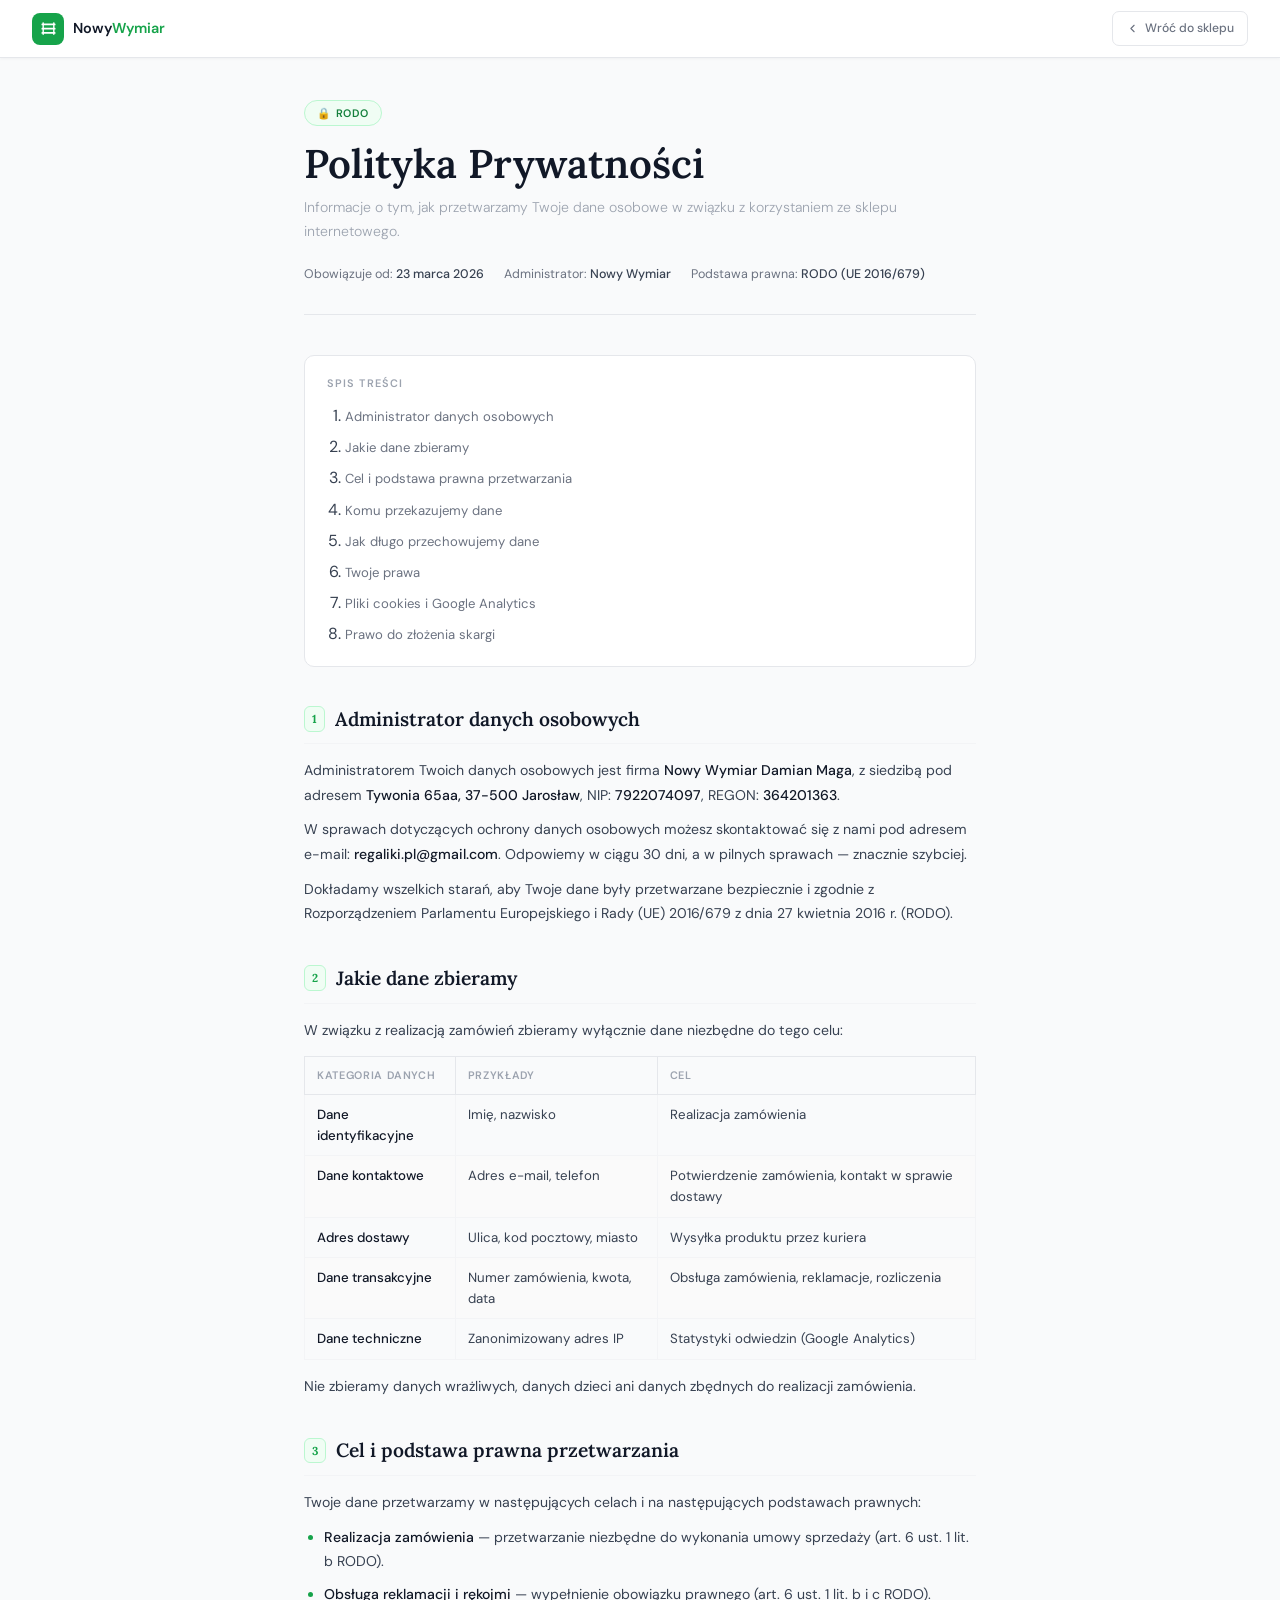
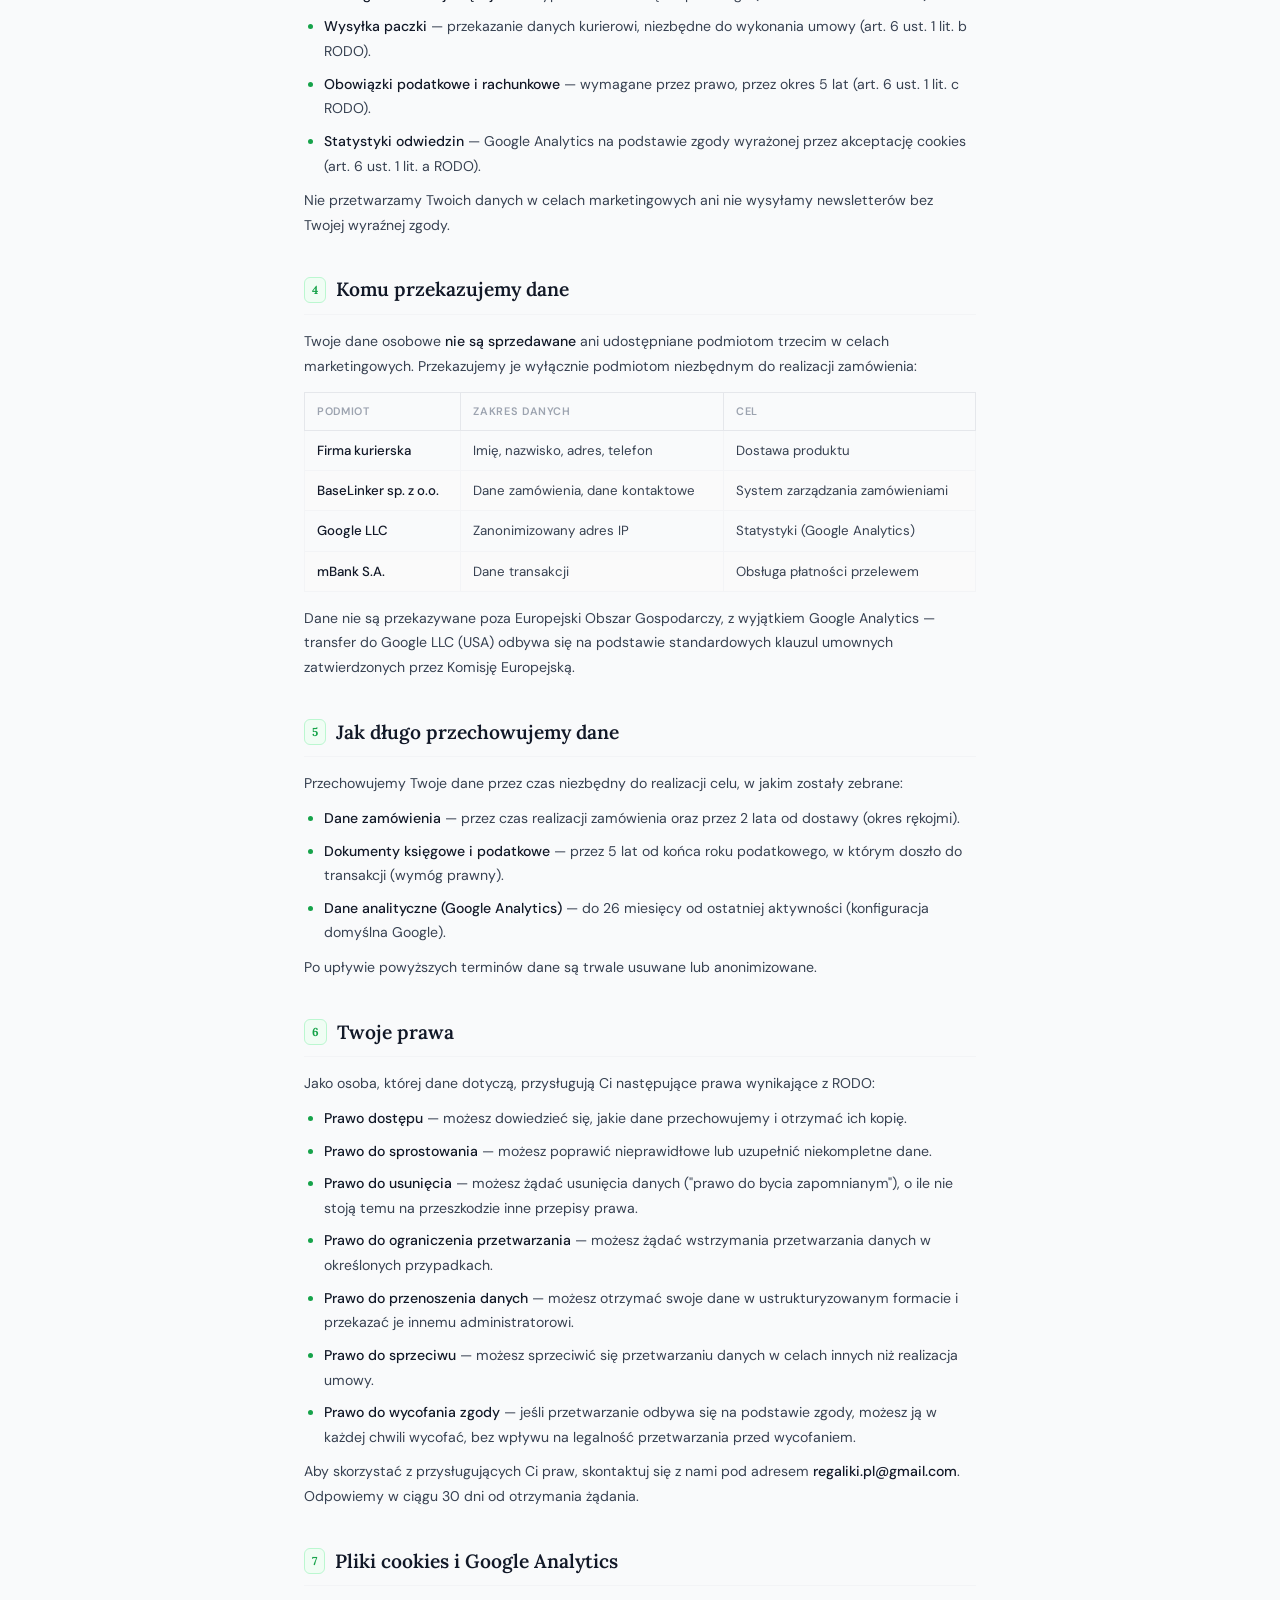
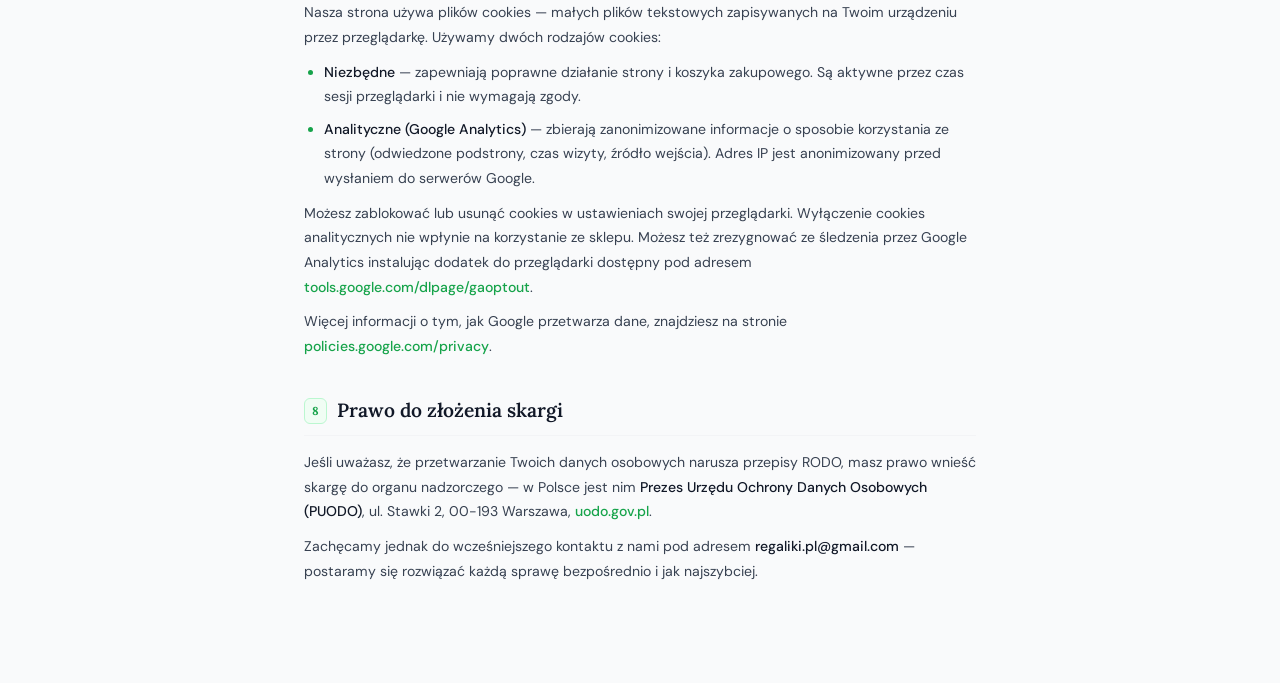
<file: polityka.html>
<!DOCTYPE html>
<html lang="pl">
<head>
<meta charset="UTF-8">
<meta name="viewport" content="width=device-width, initial-scale=1.0">
<title>Polityka Prywatności — Regaliki.pl</title>
<link href="https://fonts.googleapis.com/css2?family=Lora:ital,wght@0,400;0,600&family=DM+Sans:wght@300;400;500&display=swap" rel="stylesheet">
<style>
*{margin:0;padding:0;box-sizing:border-box}
body{font-family:'DM Sans',sans-serif;background:#f9fafb;color:#374151;-webkit-font-smoothing:antialiased;line-height:1.7}

.topbar{background:#fff;border-bottom:1px solid #e5e7eb;height:58px;display:flex;align-items:center;justify-content:space-between;padding:0 32px;position:sticky;top:0;z-index:100;box-shadow:0 1px 3px rgba(0,0,0,0.04)}
.logo{display:flex;align-items:center;gap:9px;text-decoration:none}
.logo-mark{width:32px;height:32px;background:#16a34a;border-radius:8px;display:flex;align-items:center;justify-content:center}
.logo-mark svg{width:17px;height:17px;fill:white}
.logo-name{font-size:.9rem;font-weight:600;color:#111827}
.logo-name span{color:#16a34a}
.back-btn{display:inline-flex;align-items:center;gap:6px;font-size:.76rem;font-weight:500;color:#6b7280;text-decoration:none;padding:6px 13px;border:1px solid #e5e7eb;border-radius:7px;background:#fff;transition:all .15s}
.back-btn:hover{color:#16a34a;border-color:#bbf7d0;background:#f0fdf4}
.back-btn svg{width:13px;height:13px;stroke:currentColor;fill:none;stroke-width:2;stroke-linecap:round;stroke-linejoin:round}

/* DOKUMENT */
.doc-wrap{max-width:720px;margin:0 auto;padding:40px 24px 64px}

.doc-header{margin-bottom:40px;padding-bottom:28px;border-bottom:1px solid #e5e7eb}
.doc-tag{display:inline-block;background:#f0fdf4;border:1px solid #bbf7d0;border-radius:99px;padding:3px 12px;font-size:.68rem;font-weight:600;color:#15803d;letter-spacing:.07em;text-transform:uppercase;margin-bottom:14px}
.doc-header h1{font-family:'Lora',serif;font-size:clamp(1.8rem,4vw,2.5rem);font-weight:600;color:#111827;line-height:1.2;margin-bottom:8px}
.doc-header .subtitle{font-size:.88rem;color:#9ca3af;font-weight:300;margin-bottom:20px}
.doc-meta{display:flex;flex-wrap:wrap;gap:20px}
.doc-meta-item{font-size:.78rem;color:#6b7280}
.doc-meta-item strong{color:#374151;font-weight:500}

/* TOC */
.toc{background:#fff;border:1px solid #e5e7eb;border-radius:10px;padding:18px 22px;margin-bottom:36px}
.toc p{font-size:.68rem;font-weight:600;color:#9ca3af;text-transform:uppercase;letter-spacing:.1em;margin-bottom:10px}
.toc ol{padding-left:18px;display:flex;flex-direction:column;gap:4px}
.toc ol li a{font-size:.82rem;color:#6b7280;text-decoration:none;transition:color .15s}
.toc ol li a:hover{color:#16a34a}

/* SEKCJE */
.doc-section{margin-bottom:36px}
.doc-section h2{font-family:'Lora',serif;font-size:1.2rem;font-weight:600;color:#111827;margin-bottom:14px;padding-bottom:8px;border-bottom:1px solid #f3f4f6;display:flex;align-items:center;gap:10px;scroll-margin-top:72px}
.sec-num{font-size:.72rem;font-weight:700;color:#16a34a;background:#f0fdf4;border:1px solid #bbf7d0;border-radius:6px;padding:2px 7px;flex-shrink:0}
.doc-section p{font-size:.88rem;color:#374151;line-height:1.75;margin-bottom:10px}
.doc-section p:last-child{margin-bottom:0}
.doc-section ul,.doc-section ol.content{padding-left:20px;margin-bottom:10px;}
.doc-section ul li,.doc-section ol.content li{font-size:.88rem;color:#374151;line-height:1.75;margin-bottom:8px;}
.doc-section ul li::marker{color:#16a34a}

/* TABELA */
.doc-section table{width:100%;border-collapse:collapse;margin:14px 0;font-size:.83rem}
.doc-section table th{background:#f9fafb;border:1px solid #e5e7eb;padding:9px 12px;text-align:left;font-size:.68rem;font-weight:600;color:#9ca3af;text-transform:uppercase;letter-spacing:.06em}
.doc-section table td{border:1px solid #f3f4f6;padding:9px 12px;color:#374151;vertical-align:top;line-height:1.6}
.doc-section table tr:nth-child(even) td{background:#fafafa}
.doc-section table strong{color:#111827;font-weight:500}

strong{color:#111827;font-weight:500}
a.ext{color:#16a34a;text-decoration:none;font-weight:500}
a.ext:hover{text-decoration:underline}

/* FOOTER */
.page-footer{background:#fff;border-top:1px solid #e5e7eb;padding:14px 32px}
.page-footer-in{max-width:720px;margin:0 auto;display:flex;flex-wrap:wrap;align-items:center;justify-content:space-between;gap:10px}
.page-footer p{font-size:.7rem;color:#9ca3af}
.page-footer a{font-size:.73rem;color:#6b7280;text-decoration:none;font-weight:500}
.page-footer a:hover{color:#16a34a}

@media(max-width:600px){
  .topbar{padding:0 14px}
  .doc-wrap{padding:24px 14px 48px}
}
</style>
</head>
<body>

<header class="topbar">
  <a href="index.html" class="logo">
    <div class="logo-mark"><svg viewBox="0 0 24 24"><rect x="2" y="5" width="20" height="2.5" rx="1.2"/><rect x="2" y="11" width="20" height="2.5" rx="1.2"/><rect x="2" y="17" width="20" height="2.5" rx="1.2"/><rect x="3.5" y="3" width="2" height="18" rx="1"/><rect x="18.5" y="3" width="2" height="18" rx="1"/></svg></div>
    <span class="logo-name">Nowy<span>Wymiar</span></span>
  </a>
  <a href="index.html" class="back-btn">
    <svg viewBox="0 0 24 24"><polyline points="15 18 9 12 15 6"/></svg>
    Wróć do sklepu
  </a>
</header>

<div class="doc-wrap">

  <!-- NAGŁÓWEK -->
  <div class="doc-header">
    <div class="doc-tag">🔒 RODO</div>
    <h1>Polityka Prywatności</h1>
    <p class="subtitle">Informacje o tym, jak przetwarzamy Twoje dane osobowe w związku z korzystaniem ze sklepu internetowego.</p>
    <div class="doc-meta">
      <div class="doc-meta-item">Obowiązuje od: <strong>23 marca 2026</strong></div>
      <div class="doc-meta-item">Administrator: <strong>Nowy Wymiar</strong></div>
      <div class="doc-meta-item">Podstawa prawna: <strong>RODO (UE 2016/679)</strong></div>
    </div>
  </div>

  <!-- TOC -->
  <div class="toc">
    <p>Spis treści</p>
    <ol>
      <li><a href="#s1">Administrator danych osobowych</a></li>
      <li><a href="#s2">Jakie dane zbieramy</a></li>
      <li><a href="#s3">Cel i podstawa prawna przetwarzania</a></li>
      <li><a href="#s4">Komu przekazujemy dane</a></li>
      <li><a href="#s5">Jak długo przechowujemy dane</a></li>
      <li><a href="#s6">Twoje prawa</a></li>
      <li><a href="#s7">Pliki cookies i Google Analytics</a></li>
      <li><a href="#s8">Prawo do złożenia skargi</a></li>
    </ol>
  </div>

  <!-- 1 -->
  <div class="doc-section" id="s1">
    <h2><span class="sec-num">1</span> Administrator danych osobowych</h2>
    <p>Administratorem Twoich danych osobowych jest firma <strong>Nowy Wymiar Damian Maga</strong>, z siedzibą pod adresem <strong>Tywonia 65aa, 37-500 Jarosław</strong>, NIP: <strong>7922074097</strong>, REGON: <strong>364201363</strong>.</p>
    <p>W sprawach dotyczących ochrony danych osobowych możesz skontaktować się z nami pod adresem e-mail: <strong>regaliki.pl@gmail.com</strong>. Odpowiemy w ciągu 30 dni, a w pilnych sprawach — znacznie szybciej.</p>
    <p>Dokładamy wszelkich starań, aby Twoje dane były przetwarzane bezpiecznie i zgodnie z Rozporządzeniem Parlamentu Europejskiego i Rady (UE) 2016/679 z dnia 27 kwietnia 2016 r. (RODO).</p>
  </div>

  <!-- 2 -->
  <div class="doc-section" id="s2">
    <h2><span class="sec-num">2</span> Jakie dane zbieramy</h2>
    <p>W związku z realizacją zamówień zbieramy wyłącznie dane niezbędne do tego celu:</p>
    <table>
      <thead><tr><th>Kategoria danych</th><th>Przykłady</th><th>Cel</th></tr></thead>
      <tbody>
        <tr><td><strong>Dane identyfikacyjne</strong></td><td>Imię, nazwisko</td><td>Realizacja zamówienia</td></tr>
        <tr><td><strong>Dane kontaktowe</strong></td><td>Adres e-mail, telefon</td><td>Potwierdzenie zamówienia, kontakt w sprawie dostawy</td></tr>
        <tr><td><strong>Adres dostawy</strong></td><td>Ulica, kod pocztowy, miasto</td><td>Wysyłka produktu przez kuriera</td></tr>
        <tr><td><strong>Dane transakcyjne</strong></td><td>Numer zamówienia, kwota, data</td><td>Obsługa zamówienia, reklamacje, rozliczenia</td></tr>
        <tr><td><strong>Dane techniczne</strong></td><td>Zanonimizowany adres IP</td><td>Statystyki odwiedzin (Google Analytics)</td></tr>
      </tbody>
    </table>
    <p>Nie zbieramy danych wrażliwych, danych dzieci ani danych zbędnych do realizacji zamówienia.</p>
  </div>

  <!-- 3 -->
  <div class="doc-section" id="s3">
    <h2><span class="sec-num">3</span> Cel i podstawa prawna przetwarzania</h2>
    <p>Twoje dane przetwarzamy w następujących celach i na następujących podstawach prawnych:</p>
    <ul>
      <li><strong>Realizacja zamówienia</strong> — przetwarzanie niezbędne do wykonania umowy sprzedaży (art. 6 ust. 1 lit. b RODO).</li>
      <li><strong>Obsługa reklamacji i rękojmi</strong> — wypełnienie obowiązku prawnego (art. 6 ust. 1 lit. b i c RODO).</li>
      <li><strong>Wysyłka paczki</strong> — przekazanie danych kurierowi, niezbędne do wykonania umowy (art. 6 ust. 1 lit. b RODO).</li>
      <li><strong>Obowiązki podatkowe i rachunkowe</strong> — wymagane przez prawo, przez okres 5 lat (art. 6 ust. 1 lit. c RODO).</li>
      <li><strong>Statystyki odwiedzin</strong> — Google Analytics na podstawie zgody wyrażonej przez akceptację cookies (art. 6 ust. 1 lit. a RODO).</li>
    </ul>
    <p>Nie przetwarzamy Twoich danych w celach marketingowych ani nie wysyłamy newsletterów bez Twojej wyraźnej zgody.</p>
  </div>

  <!-- 4 -->
  <div class="doc-section" id="s4">
    <h2><span class="sec-num">4</span> Komu przekazujemy dane</h2>
    <p>Twoje dane osobowe <strong>nie są sprzedawane</strong> ani udostępniane podmiotom trzecim w celach marketingowych. Przekazujemy je wyłącznie podmiotom niezbędnym do realizacji zamówienia:</p>
    <table>
      <thead><tr><th>Podmiot</th><th>Zakres danych</th><th>Cel</th></tr></thead>
      <tbody>
        <tr><td><strong>Firma kurierska</strong></td><td>Imię, nazwisko, adres, telefon</td><td>Dostawa produktu</td></tr>
        <tr><td><strong>BaseLinker sp. z o.o.</strong></td><td>Dane zamówienia, dane kontaktowe</td><td>System zarządzania zamówieniami</td></tr>
        <tr><td><strong>Google LLC</strong></td><td>Zanonimizowany adres IP</td><td>Statystyki (Google Analytics)</td></tr>
        <tr><td><strong>mBank S.A.</strong></td><td>Dane transakcji</td><td>Obsługa płatności przelewem</td></tr>
      </tbody>
    </table>
    <p>Dane nie są przekazywane poza Europejski Obszar Gospodarczy, z wyjątkiem Google Analytics — transfer do Google LLC (USA) odbywa się na podstawie standardowych klauzul umownych zatwierdzonych przez Komisję Europejską.</p>
  </div>

  <!-- 5 -->
  <div class="doc-section" id="s5">
    <h2><span class="sec-num">5</span> Jak długo przechowujemy dane</h2>
    <p>Przechowujemy Twoje dane przez czas niezbędny do realizacji celu, w jakim zostały zebrane:</p>
    <ul>
      <li><strong>Dane zamówienia</strong> — przez czas realizacji zamówienia oraz przez 2 lata od dostawy (okres rękojmi).</li>
      <li><strong>Dokumenty księgowe i podatkowe</strong> — przez 5 lat od końca roku podatkowego, w którym doszło do transakcji (wymóg prawny).</li>
      <li><strong>Dane analityczne (Google Analytics)</strong> — do 26 miesięcy od ostatniej aktywności (konfiguracja domyślna Google).</li>
    </ul>
    <p>Po upływie powyższych terminów dane są trwale usuwane lub anonimizowane.</p>
  </div>

  <!-- 6 -->
  <div class="doc-section" id="s6">
    <h2><span class="sec-num">6</span> Twoje prawa</h2>
    <p>Jako osoba, której dane dotyczą, przysługują Ci następujące prawa wynikające z RODO:</p>
    <ul>
      <li><strong>Prawo dostępu</strong> — możesz dowiedzieć się, jakie dane przechowujemy i otrzymać ich kopię.</li>
      <li><strong>Prawo do sprostowania</strong> — możesz poprawić nieprawidłowe lub uzupełnić niekompletne dane.</li>
      <li><strong>Prawo do usunięcia</strong> — możesz żądać usunięcia danych ("prawo do bycia zapomnianym"), o ile nie stoją temu na przeszkodzie inne przepisy prawa.</li>
      <li><strong>Prawo do ograniczenia przetwarzania</strong> — możesz żądać wstrzymania przetwarzania danych w określonych przypadkach.</li>
      <li><strong>Prawo do przenoszenia danych</strong> — możesz otrzymać swoje dane w ustrukturyzowanym formacie i przekazać je innemu administratorowi.</li>
      <li><strong>Prawo do sprzeciwu</strong> — możesz sprzeciwić się przetwarzaniu danych w celach innych niż realizacja umowy.</li>
      <li><strong>Prawo do wycofania zgody</strong> — jeśli przetwarzanie odbywa się na podstawie zgody, możesz ją w każdej chwili wycofać, bez wpływu na legalność przetwarzania przed wycofaniem.</li>
    </ul>
    <p>Aby skorzystać z przysługujących Ci praw, skontaktuj się z nami pod adresem <strong>regaliki.pl@gmail.com</strong>. Odpowiemy w ciągu 30 dni od otrzymania żądania.</p>
  </div>

  <!-- 7 -->
  <div class="doc-section" id="s7">
    <h2><span class="sec-num">7</span> Pliki cookies i Google Analytics</h2>
    <p>Nasza strona używa plików cookies — małych plików tekstowych zapisywanych na Twoim urządzeniu przez przeglądarkę. Używamy dwóch rodzajów cookies:</p>
    <ul>
      <li><strong>Niezbędne</strong> — zapewniają poprawne działanie strony i koszyka zakupowego. Są aktywne przez czas sesji przeglądarki i nie wymagają zgody.</li>
      <li><strong>Analityczne (Google Analytics)</strong> — zbierają zanonimizowane informacje o sposobie korzystania ze strony (odwiedzone podstrony, czas wizyty, źródło wejścia). Adres IP jest anonimizowany przed wysłaniem do serwerów Google.</li>
    </ul>
    <p>Możesz zablokować lub usunąć cookies w ustawieniach swojej przeglądarki. Wyłączenie cookies analitycznych nie wpłynie na korzystanie ze sklepu. Możesz też zrezygnować ze śledzenia przez Google Analytics instalując dodatek do przeglądarki dostępny pod adresem <a href="https://tools.google.com/dlpage/gaoptout" target="_blank" class="ext">tools.google.com/dlpage/gaoptout</a>.</p>
    <p>Więcej informacji o tym, jak Google przetwarza dane, znajdziesz na stronie <a href="https://policies.google.com/privacy" target="_blank" class="ext">policies.google.com/privacy</a>.</p>
  </div>

  <!-- 8 -->
  <div class="doc-section" id="s8">
    <h2><span class="sec-num">8</span> Prawo do złożenia skargi</h2>
    <p>Jeśli uważasz, że przetwarzanie Twoich danych osobowych narusza przepisy RODO, masz prawo wnieść skargę do organu nadzorczego — w Polsce jest nim <strong>Prezes Urzędu Ochrony Danych Osobowych (PUODO)</strong>, ul. Stawki 2, 00-193 Warszawa, <a href="https://uodo.gov.pl" target="_blank" class="ext">uodo.gov.pl</a>.</p>
    <p>Zachęcamy jednak do wcześniejszego kontaktu z nami pod adresem <strong>regaliki.pl@gmail.com</strong> — postaramy się rozwiązać każdą sprawę bezpośrednio i jak najszybciej.</p>
  </div>

</div>
</file>
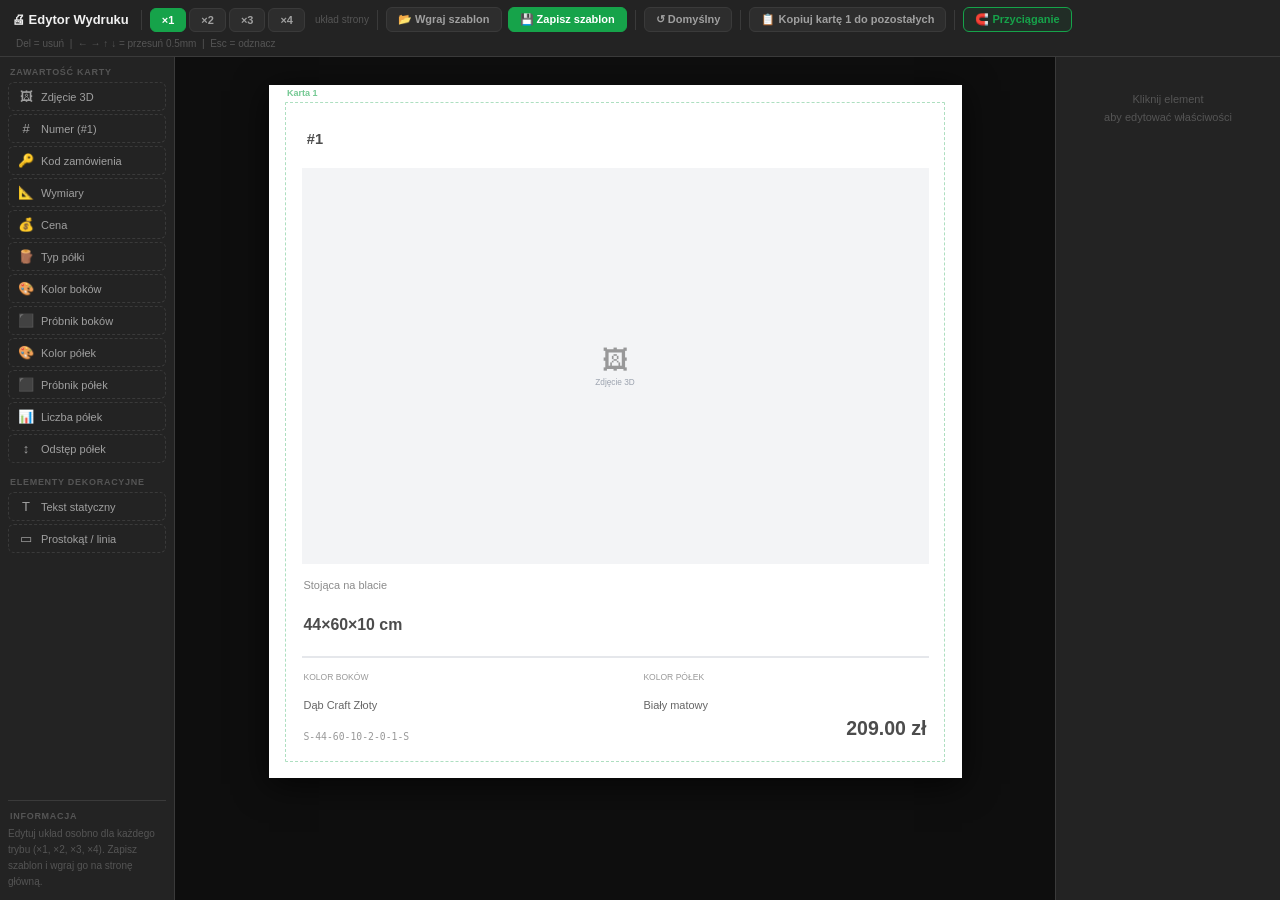
<file: print_editor.html>
<!DOCTYPE html>
<html lang="pl">
<head>
<meta charset="UTF-8">
<title>Edytor Wydruku</title>
<script src="wzory.js"></script>
<style>
:root {
  --bg:#1a1a1a; --bg2:#232323; --bg3:#2d2d2d; --bd:#3a3a3a;
  --t1:#f0f0f0; --t2:#a0a0a0; --t3:#555;
  --acc:#16a34a; --acc2:#15803d; --acc-dim:rgba(22,163,74,.08);
  --rs:6px; --shadow:0 2px 10px rgba(0,0,0,.5);
}
*{box-sizing:border-box;margin:0;padding:0}
body{font-family:-apple-system,BlinkMacSystemFont,'Segoe UI',sans-serif;
  background:var(--bg);color:var(--t1);display:flex;flex-direction:column;
  height:100vh;overflow:hidden;font-size:12px;-webkit-font-smoothing:antialiased}

/* ── TOP BAR ── */
#topbar{display:flex;align-items:center;gap:6px;padding:7px 12px;
  background:var(--bg2);border-bottom:1px solid var(--bd);flex-shrink:0;flex-wrap:wrap}
.tb-logo{font-size:13px;font-weight:800;color:var(--t1);margin-right:4px;white-space:nowrap}
.tb-sep{width:1px;height:20px;background:var(--bd);margin:0 2px;flex-shrink:0}
.tb-btn{padding:5px 11px;border-radius:var(--rs);border:1px solid var(--bd);
  background:var(--bg3);color:var(--t2);cursor:pointer;font-size:11px;font-weight:600;
  transition:all .15s;white-space:nowrap;display:flex;align-items:center;gap:5px}
.tb-btn:hover{background:var(--bd);color:var(--t1)}
.tb-btn.acc{background:var(--acc);color:#fff;border-color:var(--acc)}
.tb-btn.acc:hover{background:var(--acc2)}
.tb-hint{font-size:10px;color:var(--t3);margin-left:4px}

/* Layout switcher */
.layout-group{display:flex;gap:3px}
.lbtn{padding:5px 11px;border-radius:var(--rs);border:1px solid var(--bd);
  background:var(--bg3);color:var(--t2);cursor:pointer;font-size:11px;font-weight:700;transition:all .15s}
.lbtn:hover{border-color:var(--acc);color:var(--acc)}
.lbtn.active{background:var(--acc);color:#fff;border-color:var(--acc)}

/* ── MAIN ── */
#main{display:flex;flex:1;overflow:hidden;min-height:0}

/* Left sidebar */
#sb-left{width:175px;flex-shrink:0;background:var(--bg2);border-right:1px solid var(--bd);
  overflow-y:auto;padding:10px 8px;display:flex;flex-direction:column;gap:14px}
.sb-sec-title{font-size:9px;font-weight:700;color:var(--t3);text-transform:uppercase;
  letter-spacing:.08em;margin-bottom:5px;padding-left:2px}
.sb-sec{display:flex;flex-direction:column;gap:3px}
.add-btn{display:flex;align-items:center;gap:6px;width:100%;padding:6px 8px;
  border-radius:var(--rs);border:1px dashed var(--bd);background:transparent;
  color:var(--t2);cursor:pointer;font-size:11px;transition:all .15s;text-align:left}
.add-btn:hover{border-color:var(--acc);color:var(--acc);background:var(--acc-dim)}
.add-btn .ico{font-size:13px;width:18px;text-align:center;flex-shrink:0}

/* Canvas wrap */
#canvas-wrap{flex:1;overflow:auto;background:#0e0e0e;display:flex;
  justify-content:center;align-items:flex-start;padding:28px;min-width:0}
#page{position:relative;background:#fff;flex-shrink:0;box-shadow:0 6px 32px rgba(0,0,0,.7)}

/* Card outline */
.card-outline{position:absolute;border:1.5px dashed rgba(22,163,74,.35);
  pointer-events:none;border-radius:1px}
.card-lbl{position:absolute;top:-15px;left:1px;font-size:9px;
  color:rgba(22,163,74,.6);font-weight:700}

/* Elements */
.pe-el{position:absolute;cursor:move;user-select:none}
.pe-el:hover .pe-border{border-color:rgba(22,163,74,.5)}
.pe-border{position:absolute;inset:-1px;border:1.5px solid transparent;
  border-radius:1px;pointer-events:none;transition:border-color .1s}
.pe-el.sel .pe-border{border-color:#16a34a !important}
.pe-inner{width:100%;height:100%;overflow:hidden;display:flex;align-items:center}

/* Resize handles */
.rh{position:absolute;width:8px;height:8px;background:#fff;
  border:1.5px solid #16a34a;border-radius:2px;display:none;z-index:20}
.pe-el.sel .rh{display:block}
.rh[data-d="nw"]{top:-4px;left:-4px;cursor:nw-resize}
.rh[data-d="n"] {top:-4px;left:calc(50% - 4px);cursor:n-resize}
.rh[data-d="ne"]{top:-4px;right:-4px;cursor:ne-resize}
.rh[data-d="e"] {top:calc(50% - 4px);right:-4px;cursor:e-resize}
.rh[data-d="se"]{bottom:-4px;right:-4px;cursor:se-resize}
.rh[data-d="s"] {bottom:-4px;left:calc(50% - 4px);cursor:s-resize}
.rh[data-d="sw"]{bottom:-4px;left:-4px;cursor:sw-resize}
.rh[data-d="w"] {top:calc(50% - 4px);left:-4px;cursor:w-resize}

/* Right sidebar */
#sb-right{width:225px;flex-shrink:0;background:var(--bg2);border-left:1px solid var(--bd);
  overflow-y:auto;padding:10px}
.prop-title{font-size:9px;font-weight:700;color:var(--t3);text-transform:uppercase;
  letter-spacing:.08em;margin-bottom:6px}
.prop-group{margin-bottom:14px}
.prop-row{display:flex;align-items:center;gap:6px;margin-bottom:5px}
.prop-lbl{font-size:10px;color:var(--t2);width:64px;flex-shrink:0}
.prop-inp{flex:1;background:var(--bg3);border:1px solid var(--bd);color:var(--t1);
  border-radius:4px;padding:3px 6px;font-size:11px;outline:none;min-width:0}
.prop-inp:focus{border-color:var(--acc)}
.prop-inp[type="color"]{padding:1px 3px;height:24px;cursor:pointer}
.prop-inp[type="number"]{max-width:70px}
select.prop-inp{cursor:pointer}
.no-sel{color:var(--t3);font-size:11px;text-align:center;padding:24px 8px;line-height:1.6}
.prop-del{width:100%;padding:6px;border-radius:var(--rs);border:1px solid #ef4444;
  background:transparent;color:#ef4444;cursor:pointer;font-size:11px;font-weight:600;
  transition:all .15s;margin-top:8px}
.prop-del:hover{background:#fef2f2}
.prop-tip{font-size:9px;color:var(--t3);margin-top:4px;line-height:1.4;padding:4px 6px;
  background:var(--bg3);border-radius:4px}

::-webkit-scrollbar{width:5px;height:5px}
::-webkit-scrollbar-track{background:var(--bg)}
::-webkit-scrollbar-thumb{background:var(--bd);border-radius:3px}

/* Snap guides */
.snap-guide{position:absolute;pointer-events:none;z-index:50}
.snap-guide.h{left:0;right:0;height:1px;background:rgba(22,163,74,.9);box-shadow:0 0 3px rgba(22,163,74,.5)}
.snap-guide.v{top:0;bottom:0;width:1px;background:rgba(22,163,74,.9);box-shadow:0 0 3px rgba(22,163,74,.5)}
.tb-btn.snap-on{border-color:var(--acc)!important;color:var(--acc)!important;background:var(--acc-dim)!important}
</style>
</head>
<body>

<!-- TOP BAR -->
<div id="topbar">
  <span class="tb-logo">🖨 Edytor Wydruku</span>
  <div class="tb-sep"></div>
  <div class="layout-group">
    <button class="lbtn active" onclick="setLayout(1)" title="1 produkt na stronie">×1</button>
    <button class="lbtn" onclick="setLayout(2)" title="2 produkty na stronie">×2</button>
    <button class="lbtn" onclick="setLayout(3)" title="3 produkty na stronie">×3</button>
    <button class="lbtn" onclick="setLayout(4)" title="4 produkty na stronie">×4</button>
  </div>
  <span class="tb-hint">układ strony</span>
  <div class="tb-sep"></div>
  <button class="tb-btn" onclick="loadTpl()">📂 Wgraj szablon</button>
  <button class="tb-btn acc" onclick="saveTpl()">💾 Zapisz szablon</button>
  <input type="file" id="file-in" accept=".js,.json" style="display:none" onchange="onFileLoad(event)">
  <div class="tb-sep"></div>
  <button class="tb-btn" onclick="resetDefault()" title="Przywróć domyślny układ">↺ Domyślny</button>
  <div class="tb-sep"></div>
  <button class="tb-btn" id="copyCardBtn" onclick="copyCard1ToAll()" title="Kopiuje układ karty 1 do pozostałych kart">📋 Kopiuj kartę 1 do pozostałych</button>
  <div class="tb-sep"></div>
  <button class="tb-btn snap-on" id="snap-btn" onclick="toggleSnap()" title="Przyciąganie do krawędzi innych elementów i linii pomocnicze">🧲 Przyciąganie</button>
  <span class="tb-hint">Del = usuń &nbsp;|&nbsp; ← → ↑ ↓ = przesuń 0.5mm &nbsp;|&nbsp; Esc = odznacz</span>
</div>

<!-- MAIN -->
<div id="main">

  <!-- LEFT SIDEBAR: paleta elementów -->
  <div id="sb-left">
    <div>
      <div class="sb-sec-title">Zawartość karty</div>
      <div class="sb-sec">
        <button class="add-btn" onclick="addEl('image3d')"><span class="ico">🖼</span>Zdjęcie 3D</button>
        <button class="add-btn" onclick="addEl('field','index')"><span class="ico">#</span>Numer (#1)</button>
        <button class="add-btn" onclick="addEl('field','code')"><span class="ico">🔑</span>Kod zamówienia</button>
        <button class="add-btn" onclick="addEl('field','dimensions')"><span class="ico">📐</span>Wymiary</button>
        <button class="add-btn" onclick="addEl('field','price')"><span class="ico">💰</span>Cena</button>
        <button class="add-btn" onclick="addEl('field','shelfType')"><span class="ico">🪵</span>Typ półki</button>
        <button class="add-btn" onclick="addEl('field','sideColor')"><span class="ico">🎨</span>Kolor boków</button>
        <button class="add-btn" onclick="addEl('colorSwatch','sideColor')"><span class="ico">⬛</span>Próbnik boków</button>
        <button class="add-btn" onclick="addEl('field','shelfColor')"><span class="ico">🎨</span>Kolor półek</button>
        <button class="add-btn" onclick="addEl('colorSwatch','shelfColor')"><span class="ico">⬛</span>Próbnik półek</button>
        <button class="add-btn" onclick="addEl('field','shelfCount')"><span class="ico">📊</span>Liczba półek</button>
        <button class="add-btn" onclick="addEl('field','gap')"><span class="ico">↕</span>Odstęp półek</button>
      </div>
    </div>
    <div>
      <div class="sb-sec-title">Elementy dekoracyjne</div>
      <div class="sb-sec">
        <button class="add-btn" onclick="addEl('text')"><span class="ico">T</span>Tekst statyczny</button>
        <button class="add-btn" onclick="addEl('rect')"><span class="ico">▭</span>Prostokąt / linia</button>
      </div>
    </div>
    <div style="margin-top:auto;padding-top:10px;border-top:1px solid var(--bd)">
      <div class="sb-sec-title">Informacja</div>
      <div style="font-size:10px;color:var(--t3);line-height:1.6">
        Edytuj układ osobno dla każdego trybu (×1, ×2, ×3, ×4). Zapisz szablon i wgraj go na stronę główną.
      </div>
    </div>
  </div>

  <!-- CANVAS: A4 -->
  <div id="canvas-wrap" onmousedown="bgClick(event)">
    <div id="page"></div>
  </div>

  <!-- RIGHT SIDEBAR: właściwości -->
  <div id="sb-right">
    <div id="props"><div class="no-sel">Kliknij element<br>aby edytować właściwości</div></div>
  </div>

</div>

<script>
// ════════════════════════════════════════════════
//  STAŁE
// ════════════════════════════════════════════════
const PW = 210, PH = 297; // A4 w mm
const SC = 3.3;            // px / mm

const FIELDS = {
  index:      { lbl:'Numer (#1)',            ex:'#1' },
  code:       { lbl:'Kod zamówienia',        ex:'S-44-60-10-2-0-1-S' },
  dimensions: { lbl:'Wymiary',               ex:'44×60×10 cm' },
  price:      { lbl:'Cena',                  ex:'209.00 zł' },
  shelfType:  { lbl:'Typ półki',             ex:'Stojąca na blacie' },
  sideColor:  { lbl:'Kolor boków',           ex:'Dąb Craft Złoty' },
  shelfColor: { lbl:'Kolor półek',           ex:'Biały matowy' },
  shelfCount: { lbl:'Liczba półek',          ex:'2 półki wewnętrzne' },
  gap:        { lbl:'Odstęp półek',          ex:'17.6 cm' },
};

// Przykładowe kolory dla podglądu próbników w edytorze
const SWATCH_PREVIEW = {
  sideColor:  '#8B5A2B', // Dąb Craft Złoty (przykład)
  shelfColor: '#FFFFFF',  // Biały matowy (przykład)
};

// ════════════════════════════════════════════════
//  STAN
// ════════════════════════════════════════════════
let curLayout  = 1;
let selId      = null;
let _drag      = null;
let _idN       = 1;
let tpl        = makeDefault();
let _snapOn    = true;
let _guides    = [];
const SNAP_THR = 1.5; // mm — próg przyciągania

// ════════════════════════════════════════════════
//  DOMYŚLNY SZABLON
//  Elementy mają ABSOLUTNE współrzędne strony A4
//  + cardIndex (numer karty, 0-based)
// ════════════════════════════════════════════════
function mkEl(type, field, o) {
  return {
    id: 'e' + (_idN++), type, field: field||null,
    cardIndex: o.ci||0,
    x:o.x||0, y:o.y||0, w:o.w||40, h:o.h||10,
    fontSize:o.fs||10, fontWeight:o.fw||'normal',
    fontFamily:o.ff||'sans-serif', color:o.col||'#111111',
    bg:o.bg||'transparent', align:o.al||'left', content:o.txt||'',
  };
}

// Przesuwa tablicę elementów o offset karty (cx, cy) i ustawia cardIndex
function _cardOff(els, cx, cy, ci) {
  return els.map(e => ({...e, x: e.x + cx, y: e.y + cy, cardIndex: ci||0}));
}

function makeDefault() {
  _idN = 1;
  return { version:2, layouts:{
    // ── ×1: kwadrat 200×200mm (karta od x:5,y:5) ──
    1:{ cards:[{x:5,y:5,w:200,h:200}], elements: _cardOff([
      mkEl('field','index',       {x:6,  y:5,  w:22, h:13, fs:12,fw:'bold',col:'#111'}),
      mkEl('image3d', null,       {x:5,  y:20, w:190,h:120}),
      mkEl('field','shelfType',   {x:5,  y:143,w:190,h:7,  fs:9, col:'#666'}),
      mkEl('field','dimensions',  {x:5,  y:153,w:120,h:11, fs:13,fw:'bold',col:'#111'}),
      mkEl('rect',  null,         {x:5,  y:168,w:190,h:0.5,bg:'#e5e7eb'}),
      mkEl('text',  null,         {x:5,  y:172,w:85, h:5,  fs:7, col:'#999',txt:'KOLOR BOKÓW'}),
      mkEl('field','sideColor',   {x:5,  y:179,w:90, h:8,  fs:9, col:'#333'}),
      mkEl('text',  null,         {x:108,y:172,w:87, h:5,  fs:7, col:'#999',txt:'KOLOR PÓŁEK'}),
      mkEl('field','shelfColor',  {x:108,y:179,w:87, h:8,  fs:9, col:'#333'}),
      mkEl('field','price',       {x:130,y:183,w:65, h:14, fs:16,fw:'bold',col:'#111',al:'right'}),
      mkEl('field','code',        {x:5,  y:189,w:120,h:7,  fs:8, col:'#777',ff:'monospace'}),
    ], 5, 5, 0)},
    // ── ×2: dwa rzędy (karta 0 od x:5,y:5) ──
    2:{ cards:[{x:5,y:5,w:200,h:138},{x:5,y:154,w:200,h:138}], elements: _cardOff([
      mkEl('image3d', null,       {x:4,  y:16, w:96, h:90}),
      mkEl('field','index',       {x:4,  y:4,  w:18, h:10, fs:10,fw:'bold',col:'#111'}),
      mkEl('field','shelfType',   {x:106,y:18, w:90, h:7,  fs:8, col:'#777'}),
      mkEl('field','dimensions',  {x:106,y:28, w:90, h:10, fs:12,fw:'bold',col:'#111'}),
      mkEl('text',  null,         {x:106,y:42, w:50, h:6,  fs:7, col:'#999',txt:'KOLOR BOKÓW'}),
      mkEl('field','sideColor',   {x:106,y:49, w:90, h:8,  fs:9, col:'#333'}),
      mkEl('text',  null,         {x:106,y:61, w:50, h:6,  fs:7, col:'#999',txt:'KOLOR PÓŁEK'}),
      mkEl('field','shelfColor',  {x:106,y:68, w:90, h:8,  fs:9, col:'#333'}),
      mkEl('rect',  null,         {x:4,  y:112,w:192,h:0.5,bg:'#e5e7eb'}),
      mkEl('field','code',        {x:4,  y:116,w:120,h:7,  fs:8, col:'#888',ff:'monospace'}),
      mkEl('field','price',       {x:130,y:112,w:66, h:12, fs:13,fw:'bold',col:'#111',al:'right'}),
    ], 5, 5, 0)},
    // ── ×3: trzy rzędy (karta 0 od x:5,y:5) ──
    3:{ cards:[{x:5,y:5,w:200,h:88},{x:5,y:103,w:200,h:88},{x:5,y:201,w:200,h:88}], elements: _cardOff([
      mkEl('image3d', null,       {x:4,  y:10, w:66, h:62}),
      mkEl('field','index',       {x:4,  y:2,  w:15, h:8,  fs:9, fw:'bold',col:'#111'}),
      mkEl('field','shelfType',   {x:76, y:12, w:120,h:6,  fs:7, col:'#777'}),
      mkEl('field','dimensions',  {x:76, y:21, w:120,h:9,  fs:11,fw:'bold',col:'#111'}),
      mkEl('text',  null,         {x:76, y:34, w:50, h:5,  fs:7, col:'#999',txt:'KOLOR BOKÓW'}),
      mkEl('field','sideColor',   {x:76, y:40, w:55, h:7,  fs:9, col:'#333'}),
      mkEl('text',  null,         {x:136,y:34, w:50, h:5,  fs:7, col:'#999',txt:'KOLOR PÓŁEK'}),
      mkEl('field','shelfColor',  {x:136,y:40, w:60, h:7,  fs:9, col:'#333'}),
      mkEl('rect',  null,         {x:4,  y:72, w:192,h:0.5,bg:'#e5e7eb'}),
      mkEl('field','code',        {x:4,  y:76, w:120,h:6,  fs:8, col:'#888',ff:'monospace'}),
      mkEl('field','price',       {x:130,y:72, w:66, h:10, fs:12,fw:'bold',col:'#111',al:'right'}),
    ], 5, 5, 0)},
    // ── ×4: siatka 2×2 (karta 0 od x:5,y:5) ──
    4:{ cards:[{x:5,y:5,w:97,h:138},{x:108,y:5,w:97,h:138},
               {x:5,y:154,w:97,h:138},{x:108,y:154,w:97,h:138}], elements: _cardOff([
      mkEl('image3d', null,       {x:4,  y:14, w:89, h:72}),
      mkEl('field','index',       {x:4,  y:3,  w:15, h:9,  fs:9, fw:'bold',col:'#111'}),
      mkEl('field','dimensions',  {x:4,  y:90, w:89, h:9,  fs:10,fw:'bold',col:'#111'}),
      mkEl('text',  null,         {x:4,  y:103,w:44, h:5,  fs:7, col:'#999',txt:'KOLOR BOKÓW'}),
      mkEl('field','sideColor',   {x:4,  y:109,w:89, h:7,  fs:9, col:'#333'}),
      mkEl('text',  null,         {x:4,  y:120,w:44, h:5,  fs:7, col:'#999',txt:'KOLOR PÓŁEK'}),
      mkEl('field','shelfColor',  {x:4,  y:126,w:89, h:7,  fs:9, col:'#333'}),
      mkEl('field','price',       {x:4,  y:116,w:89, h:11, fs:12,fw:'bold',col:'#111',al:'right'}),
      mkEl('field','code',        {x:4,  y:129,w:89, h:6,  fs:7, col:'#999',ff:'monospace'}),
    ], 5, 5, 0)},
  }};
}

// ════════════════════════════════════════════════
//  RENDER
// ════════════════════════════════════════════════
const px = v => v * SC;

function render() {
  const page = document.getElementById('page');
  page.style.width  = px(PW) + 'px';
  page.innerHTML = '';

  const lay = tpl.layouts[curLayout];
  if (!lay) return;

  // Dla jednej karty: wysokość strony = karta + marginesy (kwadrat jeśli karta jest kwadratem)
  // Dla wielu kart: zawsze pełne A4
  if (lay.cards.length === 1) {
    const c = lay.cards[0];
    page.style.height = px(c.y + c.h + c.y) + 'px';
  } else {
    page.style.height = px(PH) + 'px';
  }

  // Card outlines
  lay.cards.forEach((c, i) => {
    const d = document.createElement('div');
    d.className = 'card-outline';
    d.style.cssText = `left:${px(c.x)}px;top:${px(c.y)}px;width:${px(c.w)}px;height:${px(c.h)}px`;
    d.innerHTML = `<span class="card-lbl">Karta ${i+1}</span>`;
    page.appendChild(d);
  });

  // Elementy mają absolutne współrzędne strony — renderuj bezpośrednio
  lay.elements.forEach(e => {
    const div = document.createElement('div');
    div.className = 'pe-el' + (e.id === selId ? ' sel' : '');
    div.dataset.id = e.id;
    div.style.cssText = `left:${px(e.x)}px;top:${px(e.y)}px;width:${px(e.w)}px;height:${px(Math.max(e.h,.5))}px`;

    // Border overlay
    const border = document.createElement('div');
    border.className = 'pe-border';
    div.appendChild(border);

    // Inner content
    const inner = document.createElement('div');
    inner.className = 'pe-inner';
    inner.style.cssText = `
      font-size:${e.fontSize * SC * 0.37}px;
      font-weight:${e.fontWeight};
      font-family:${e.fontFamily};
      color:${e.color};
      background:${e.bg||'transparent'};
      padding:0 2px;
      justify-content:${e.align==='right'?'flex-end':e.align==='center'?'center':'flex-start'};
    `;

    if (e.type === 'image3d') {
      inner.style.flexDirection = 'column';
      inner.style.justifyContent = 'center';
      inner.style.background = '#f3f4f6';
      inner.innerHTML = `<span style="font-size:${px(8)}px;opacity:.4">🖼</span>
        <span style="font-size:${px(2.5)}px;color:#9ca3af;margin-top:2px">Zdjęcie 3D</span>`;
    } else if (e.type === 'rect') {
      inner.style.background = e.bg || '#e5e7eb';
    } else if (e.type === 'text') {
      inner.textContent = e.content || '(tekst statyczny)';
    } else if (e.type === 'field') {
      const fd = FIELDS[e.field];
      inner.textContent = fd ? fd.ex : ('{{'+e.field+'}}');
      inner.style.opacity = '.75';
    } else if (e.type === 'colorSwatch') {
      // Próbnik — prawdziwa tekstura z COLORS (wzory.js)
      const colorsArr = (typeof COLORS !== 'undefined') ? COLORS : [];
      const sample = colorsArr[e.previewColorIdx || 0];
      inner.style.border = '1px solid rgba(0,0,0,.2)';
      inner.style.borderRadius = '2px';
      inner.style.overflow = 'hidden';
      if (sample && sample.textureImg) {
        inner.style.backgroundImage = `url('${sample.textureImg}')`;
        inner.style.backgroundSize = 'cover';
        inner.style.backgroundPosition = 'center';
      } else if (sample && sample.value) {
        inner.style.background = sample.value;
      } else {
        inner.style.background = '#cccccc';
      }
    }
    div.appendChild(inner);

    // Resize handles
    ['nw','n','ne','e','se','s','sw','w'].forEach(d => {
      const h = document.createElement('div');
      h.className = 'rh'; h.dataset.d = d; h.dataset.id = e.id;
      div.appendChild(h);
    });
    div.addEventListener('mousedown', onElMD);
    page.appendChild(div);
  });
}

// ════════════════════════════════════════════════
//  MOUSE INTERACTION
// ════════════════════════════════════════════════
function bgClick(e) {
  const t = e.target;
  if (t.id === 'canvas-wrap' || t.id === 'page' ||
      t.classList.contains('card-outline') || t.classList.contains('card-lbl')) {
    selId = null; render(); renderProps();
  }
}

function onElMD(e) {
  e.stopPropagation();
  const id = e.currentTarget.dataset.id;
  if (!id) return;
  const handle = e.target.closest('.rh');
  selId = id; render(); renderProps();

  const lay  = tpl.layouts[curLayout];
  const elem = lay.elements.find(x => x.id === id);
  if (!elem) return;
  e.preventDefault();

  _drag = {
    move:   !handle,
    dir:    handle ? handle.dataset.d : null,
    x0: e.clientX, y0: e.clientY,
    ex: elem.x, ey: elem.y, ew: elem.w, eh: elem.h,
    elem, card: lay.cards[elem.cardIndex || 0] || lay.cards[0],
  };
  document.addEventListener('mousemove', onMM);
  document.addEventListener('mouseup',   onMU, {once:true});
}

// ── Snap helpers ──────────────────────────────────
function toggleSnap() {
  _snapOn = !_snapOn;
  const btn = document.getElementById('snap-btn');
  btn.classList.toggle('snap-on', _snapOn);
  btn.textContent = _snapOn ? '🧲 Przyciąganie' : '🧲 Wył.';
}

function _collectSnaps(excludeId) {
  const lay = tpl.layouts[curLayout];
  const c   = _drag.card;
  // Krawędzie karty
  const xs  = [c.x, c.x + c.w, c.x + c.w/2];
  const ys  = [c.y, c.y + c.h, c.y + c.h/2];
  // Krawędzie i środki pozostałych elementów
  lay.elements.filter(e => e.id !== excludeId).forEach(e => {
    xs.push(e.x, e.x + e.w, e.x + e.w/2);
    ys.push(e.y, e.y + e.h, e.y + e.h/2);
  });
  return { xs, ys };
}

function _trySnap(val, arr, thr) {
  let best = null, bd = thr;
  for (const s of arr) { const d = Math.abs(val - s); if (d < bd) { bd = d; best = s; } }
  return best;
}

function _showGuides(hArr, vArr) {
  _guides.forEach(g => g.remove()); _guides = [];
  const page = document.getElementById('page');
  hArr.forEach(y => {
    const g = document.createElement('div');
    g.className = 'snap-guide h'; g.style.top = px(y) + 'px';
    page.appendChild(g); _guides.push(g);
  });
  vArr.forEach(x => {
    const g = document.createElement('div');
    g.className = 'snap-guide v'; g.style.left = px(x) + 'px';
    page.appendChild(g); _guides.push(g);
  });
}

function _clearGuides() { _guides.forEach(g => g.remove()); _guides = []; }
// ─────────────────────────────────────────────────

function onMM(e) {
  if (!_drag) return;
  const dx = (e.clientX - _drag.x0) / SC;
  const dy = (e.clientY - _drag.y0) / SC;
  const el = _drag.elem;
  const c  = _drag.card;
  const minW = 3, minH = .5;
  const hG = [], vG = [];

  if (_drag.move) {
    let nx = Math.max(c.x, Math.min(c.x + c.w - el.w, Math.round((_drag.ex + dx)*10)/10));
    let ny = Math.max(c.y, Math.min(c.y + c.h - el.h, Math.round((_drag.ey + dy)*10)/10));

    if (_snapOn) {
      const {xs, ys} = _collectSnaps(el.id);
      // Przyciąganie osi X (lewa krawędź, prawa, środek)
      const sL  = _trySnap(nx,          xs, SNAP_THR);
      const sR  = _trySnap(nx + el.w,   xs, SNAP_THR);
      const sCX = _trySnap(nx + el.w/2, xs, SNAP_THR);
      if      (sL  !== null) { nx = sL;           vG.push(sL);  }
      else if (sR  !== null) { nx = sR - el.w;    vG.push(sR);  }
      else if (sCX !== null) { nx = sCX - el.w/2; vG.push(sCX); }
      // Przyciąganie osi Y (górna krawędź, dolna, środek)
      const sT  = _trySnap(ny,          ys, SNAP_THR);
      const sB  = _trySnap(ny + el.h,   ys, SNAP_THR);
      const sCY = _trySnap(ny + el.h/2, ys, SNAP_THR);
      if      (sT  !== null) { ny = sT;           hG.push(sT);  }
      else if (sB  !== null) { ny = sB - el.h;    hG.push(sB);  }
      else if (sCY !== null) { ny = sCY - el.h/2; hG.push(sCY); }
    }
    el.x = nx; el.y = ny;
  } else {
    const d = _drag.dir;
    let nx=_drag.ex, ny=_drag.ey, nw=_drag.ew, nh=_drag.eh;
    if (d.includes('e')) nw = Math.max(minW, _drag.ew + dx);
    if (d.includes('s')) nh = Math.max(minH, _drag.eh + dy);
    if (d.includes('w')) { nw = Math.max(minW, _drag.ew - dx); nx = _drag.ex + _drag.ew - nw; }
    if (d.includes('n')) { nh = Math.max(minH, _drag.eh - dy); ny = _drag.ey + _drag.eh - nh; }
    el.x = Math.round(nx*10)/10; el.y = Math.round(ny*10)/10;
    el.w = Math.round(nw*10)/10; el.h = Math.round(nh*10)/10;
  }
  render();
  _showGuides(hG, vG); // po render() — bo render() czyści innerHTML
}

function onMU() {
  document.removeEventListener('mousemove', onMM);
  _drag = null;
  _clearGuides();
  renderProps();
}

// ════════════════════════════════════════════════
//  KEYBOARD
// ════════════════════════════════════════════════
document.addEventListener('keydown', e => {
  if (document.activeElement.tagName === 'INPUT' ||
      document.activeElement.tagName === 'SELECT' ||
      document.activeElement.tagName === 'TEXTAREA') return;

  if (e.key === 'Escape') { selId = null; render(); renderProps(); return; }
  if ((e.key === 'Delete' || e.key === 'Backspace') && selId) { delSelected(); return; }

  if (!selId) return;
  const lay  = tpl.layouts[curLayout];
  const elem = lay.elements.find(x => x.id === selId);
  if (!elem) return;
  const step = e.shiftKey ? 5 : 0.5;
  if (e.key==='ArrowLeft')  { elem.x -= step; e.preventDefault(); }
  if (e.key==='ArrowRight') { elem.x += step; e.preventDefault(); }
  if (e.key==='ArrowUp')    { elem.y -= step; e.preventDefault(); }
  if (e.key==='ArrowDown')  { elem.y += step; e.preventDefault(); }
  render();
});

// ════════════════════════════════════════════════
//  LAYOUT SWITCH
// ════════════════════════════════════════════════
function setLayout(n) {
  curLayout = n; selId = null;
  document.querySelectorAll('.lbtn').forEach((b,i) => b.classList.toggle('active', i+1===n));
  render(); renderProps();
}


// ════════════════════════════════════════════════
//  ADD / DELETE ELEMENT
// ════════════════════════════════════════════════
function addEl(type, field) {
  const lay  = tpl.layouts[curLayout];
  const c    = lay.cards[0];
  const ne   = mkEl(type, field||null, {
    x: Math.round(c.x + c.w/2 - 30),
    y: Math.round(c.y + c.h/2 - 8),
    w: type==='image3d'?80:type==='rect'?60:type==='colorSwatch'?12:60,
    h: type==='image3d'?60:type==='rect'?.5:type==='colorSwatch'?12:10,
    fs:10, col:'#111', bg: type==='rect'?'#e5e7eb':'transparent',
  });
  lay.elements.push(ne);
  selId = ne.id;
  render(); renderProps();
}

function delSelected() {
  if (!selId) return;
  const lay = tpl.layouts[curLayout];
  lay.elements = lay.elements.filter(e => e.id !== selId);
  selId = null; render(); renderProps();
}

// ════════════════════════════════════════════════
//  PROPERTIES PANEL
// ════════════════════════════════════════════════
function renderProps() {
  const panel = document.getElementById('props');
  if (!selId) { panel.innerHTML = '<div class="no-sel">Kliknij element<br>aby edytować właściwości</div>'; return; }
  const lay  = tpl.layouts[curLayout];
  const el   = lay.elements.find(e => e.id === selId);
  if (!el) { panel.innerHTML = '<div class="no-sel">—</div>'; return; }

  const isRect   = el.type === 'rect';
  const isImg    = el.type === 'image3d';
  const isSwatch = el.type === 'colorSwatch';
  const hasText  = el.type === 'text' || el.type === 'field';

  panel.innerHTML = `
    <div class="prop-group">
      <div class="prop-title">Pozycja i rozmiar (mm)</div>
      <div class="prop-row"><span class="prop-lbl">X</span>
        <input class="prop-inp" type="number" step="0.5" value="${el.x}" oninput="sp('x',+this.value)"></div>
      <div class="prop-row"><span class="prop-lbl">Y</span>
        <input class="prop-inp" type="number" step="0.5" value="${el.y}" oninput="sp('y',+this.value)"></div>
      <div class="prop-row"><span class="prop-lbl">Szerokość</span>
        <input class="prop-inp" type="number" step="0.5" value="${el.w}" oninput="sp('w',+this.value)"></div>
      <div class="prop-row"><span class="prop-lbl">Wysokość</span>
        <input class="prop-inp" type="number" step="0.5" value="${el.h}" oninput="sp('h',+this.value)"></div>
      <div class="prop-tip">Pozycja względem lewego górnego rogu karty.</div>
    </div>

    ${hasText ? `
    <div class="prop-group">
      <div class="prop-title">Tekst</div>
      ${el.type==='text'
        ? `<div class="prop-row"><span class="prop-lbl">Treść</span>
           <input class="prop-inp" type="text" value="${(el.content||'').replace(/"/g,'&quot;')}" oninput="sp('content',this.value)"></div>`
        : `<div class="prop-row"><span class="prop-lbl">Pole danych</span>
           <span style="color:var(--acc);font-size:10px">${FIELDS[el.field]?.lbl||el.field}</span></div>`
      }
      <div class="prop-row"><span class="prop-lbl">Rozmiar (pt)</span>
        <input class="prop-inp" type="number" step=".5" min="4" max="200" value="${el.fontSize}" oninput="sp('fontSize',+this.value)"></div>
      <div class="prop-row"><span class="prop-lbl">Grubość</span>
        <select class="prop-inp" onchange="sp('fontWeight',this.value)">
          <option value="normal" ${el.fontWeight==='normal'?'selected':''}>Normal</option>
          <option value="600"    ${el.fontWeight==='600'?'selected':''}>Semi-bold</option>
          <option value="bold"   ${el.fontWeight==='bold'?'selected':''}>Bold</option>
        </select></div>
      <div class="prop-row"><span class="prop-lbl">Czcionka</span>
        <select class="prop-inp" onchange="sp('fontFamily',this.value)">
          <option value="sans-serif" ${el.fontFamily==='sans-serif'?'selected':''}>Sans-serif</option>
          <option value="monospace"  ${el.fontFamily==='monospace'?'selected':''}>Monospace</option>
          <option value="serif"      ${el.fontFamily==='serif'?'selected':''}>Serif</option>
        </select></div>
      <div class="prop-row"><span class="prop-lbl">Wyrównanie</span>
        <select class="prop-inp" onchange="sp('align',this.value)">
          <option value="left"   ${el.align==='left'?'selected':''}>Lewo</option>
          <option value="center" ${el.align==='center'?'selected':''}>Środek</option>
          <option value="right"  ${el.align==='right'?'selected':''}>Prawo</option>
        </select></div>
      <div class="prop-row"><span class="prop-lbl">Kolor</span>
        <input class="prop-inp" type="color" value="${el.color||'#111111'}" oninput="sp('color',this.value)"></div>
    </div>` : ''}

    ${isRect ? `
    <div class="prop-group">
      <div class="prop-title">Styl prostokąta</div>
      <div class="prop-row"><span class="prop-lbl">Kolor tła</span>
        <input class="prop-inp" type="color" value="${el.bg||'#e5e7eb'}" oninput="sp('bg',this.value)"></div>
      <div class="prop-tip">Ustaw wysokość na 0.5 mm aby uzyskać cienką linię.</div>
    </div>` : ''}

    ${isImg ? `
    <div class="prop-group">
      <div class="prop-title">Zdjęcie 3D</div>
      <div class="prop-tip">Zdjęcie zostanie automatycznie wygenerowane z modelu 3D półki na podstawie kodu zamówienia.</div>
    </div>` : ''}

    ${isSwatch ? `
    <div class="prop-group">
      <div class="prop-title">Próbnik koloru</div>
      <div class="prop-row"><span class="prop-lbl">Źródło</span>
        <span style="color:var(--acc);font-size:10px">${el.field === 'sideColor' ? 'Kolor boków' : 'Kolor półek'}</span></div>
      <div class="prop-row"><span class="prop-lbl">Podgląd</span>
        <select onchange="sp('previewColorIdx',+this.value)" style="flex:1;font-size:11px;padding:2px 4px;border:1px solid #d1d5db;border-radius:4px;background:#fff">
          ${(typeof COLORS !== 'undefined' ? COLORS : []).map((c,i) => `<option value="${i}"${(el.previewColorIdx||0)===i?' selected':''}>${c.name}</option>`).join('')}
        </select>
      </div>
      <div class="prop-tip">Próbnik wyświetla prawdziwy wzornik materiału wybranego przez klienta. Rozmiar ustaw przeciągając uchwyty.</div>
    </div>` : ''}

    <button class="prop-del" onclick="delSelected()">🗑 Usuń element</button>
  `;
}

function sp(key, val) {
  const lay = tpl.layouts[curLayout];
  const el  = lay.elements.find(e => e.id === selId);
  if (!el) return;
  el[key] = val;
  render();
}

// ════════════════════════════════════════════════
//  SAVE / LOAD / RESET
// ════════════════════════════════════════════════
function saveTpl() {
  const json = JSON.stringify(tpl, null, 2);
  const js = 'window._printTemplateData = ' + json + ';\n';
  const a = Object.assign(document.createElement('a'), {
    href: URL.createObjectURL(new Blob([js],{type:'application/javascript'})),
    download: 'print_template.js',
  });
  a.click(); setTimeout(()=>URL.revokeObjectURL(a.href), 2000);
}

function loadTpl() { document.getElementById('file-in').click(); }

function onFileLoad(e) {
  const f = e.target.files[0]; if (!f) return;
  const r = new FileReader();
  r.onload = ev => {
    try {
      let loaded;
      const text = ev.target.result.trim();
      if (text.startsWith('window._printTemplateData')) {
        // format .js — wyciągnij JSON po '= '
        const jsonStr = text.replace(/^window\._printTemplateData\s*=\s*/, '').replace(/;\s*$/, '');
        loaded = JSON.parse(jsonStr);
      } else {
        loaded = JSON.parse(text);
      }
      if (!loaded.version || !loaded.layouts) throw new Error('Nieprawidłowy format pliku');
      tpl = loaded; selId = null; render(); renderProps();
      alert('✓ Szablon wczytany pomyślnie');
    } catch(err) { alert('Błąd wczytywania: ' + err.message); }
  };
  r.readAsText(f);
  e.target.value = '';
}

function copyCard1ToAll() {
  const lay = tpl.layouts[curLayout];
  if (!lay || lay.cards.length < 2) {
    alert('Kopiowanie działa tylko dla trybów ×2, ×3, ×4 (wymagane co najmniej 2 karty).');
    return;
  }
  const c0 = lay.cards[0];
  // Pobierz elementy karty 0
  const card0Els = lay.elements.filter(e => (e.cardIndex || 0) === 0);
  if (!card0Els.length) {
    alert('Karta 1 nie ma żadnych elementów do skopiowania.');
    return;
  }
  // Usuń istniejące kopie z kart 1,2,3
  lay.elements = lay.elements.filter(e => (e.cardIndex || 0) === 0);
  // Skopiuj do każdej kolejnej karty
  for (let ci = 1; ci < lay.cards.length; ci++) {
    const card = lay.cards[ci];
    const dx = card.x - c0.x;
    const dy = card.y - c0.y;
    card0Els.forEach(el => {
      lay.elements.push({
        ...JSON.parse(JSON.stringify(el)),
        id: 'e' + (_idN++),
        x: el.x + dx,
        y: el.y + dy,
        cardIndex: ci,
      });
    });
  }
  selId = null;
  render(); renderProps();
  // Potwierdź wizualnie
  const btn = document.getElementById('copyCardBtn');
  if (btn) {
    const orig = btn.textContent;
    btn.textContent = '✓ Skopiowano!';
    btn.style.color = '#16a34a';
    setTimeout(() => { btn.textContent = orig; btn.style.color = ''; }, 1800);
  }
}

function resetDefault() {
  if (!confirm('Przywrócić domyślny szablon dla wszystkich układów?\nWszystkie zmiany zostaną utracone.')) return;
  tpl = makeDefault(); selId = null; render(); renderProps();
}

// ════════════════════════════════════════════════
//  INIT
// ════════════════════════════════════════════════
render();
renderProps();
</script>
</body>
</html>
</file>
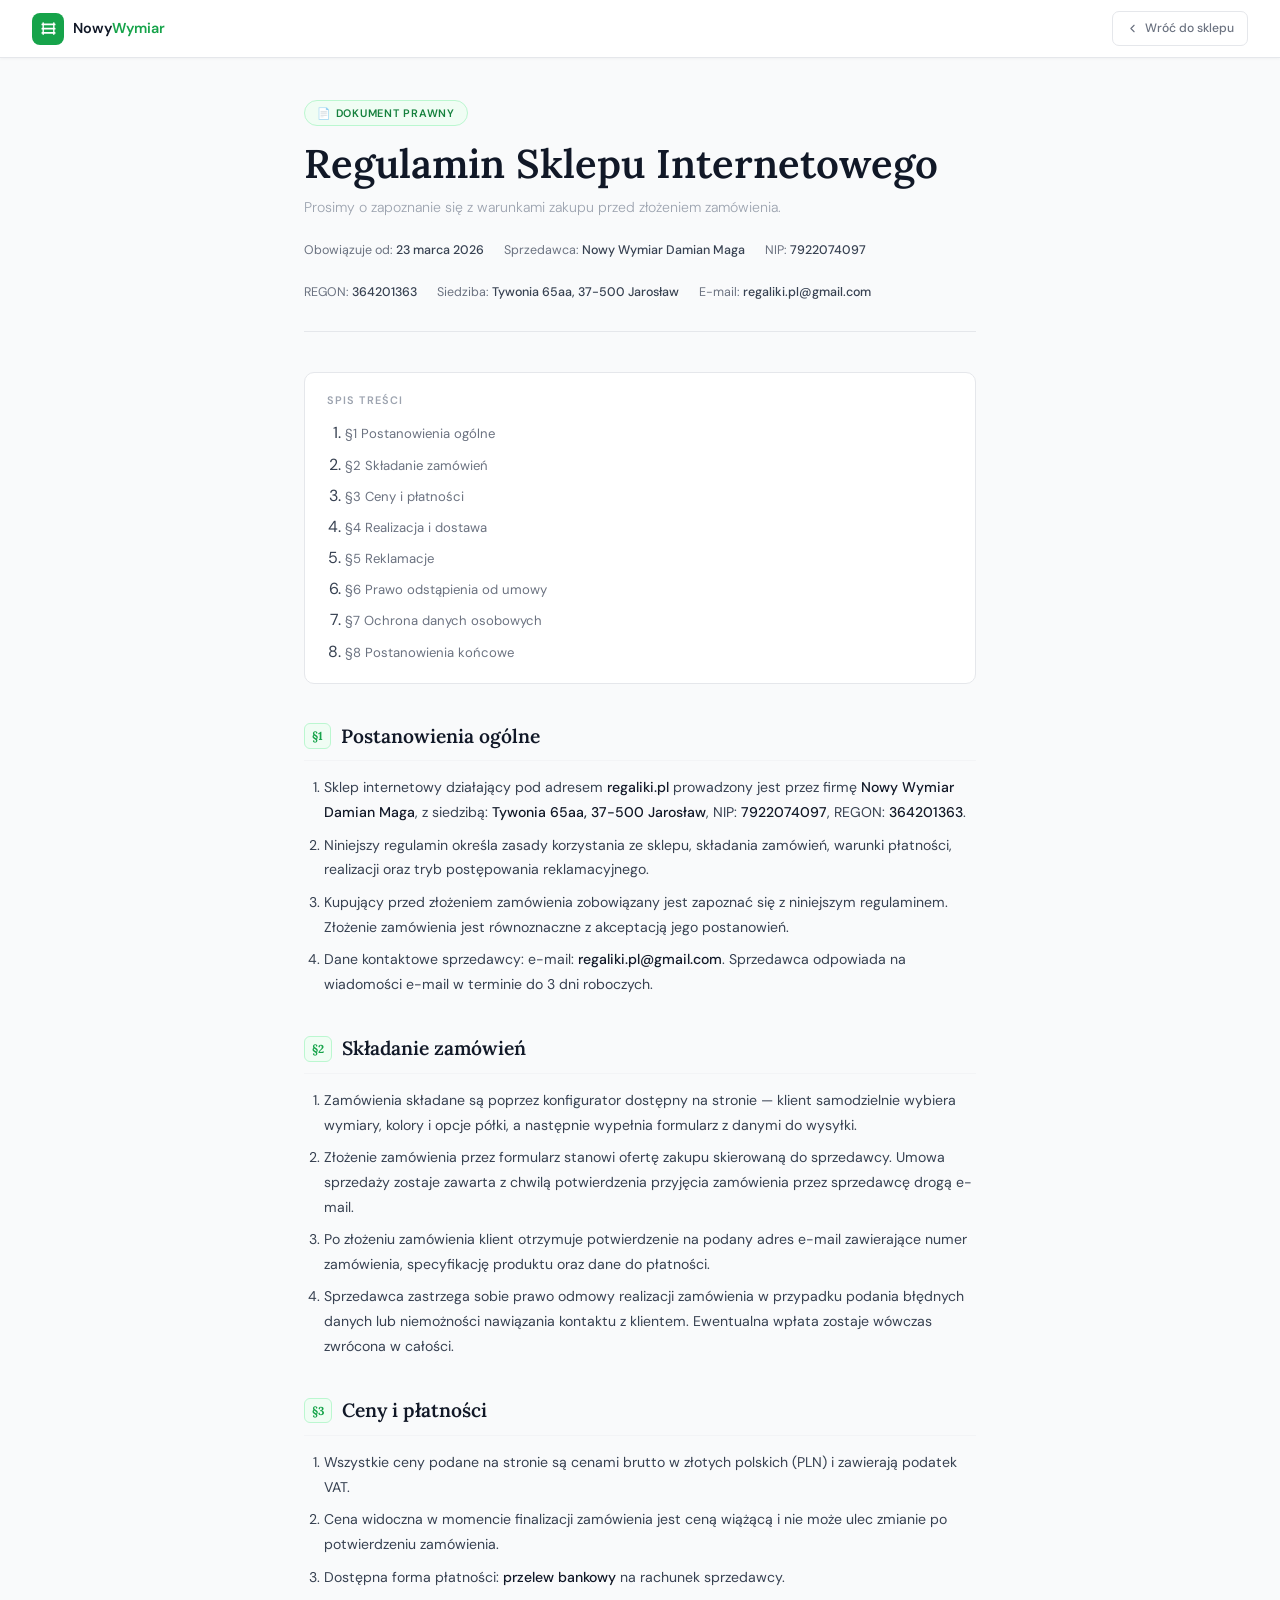
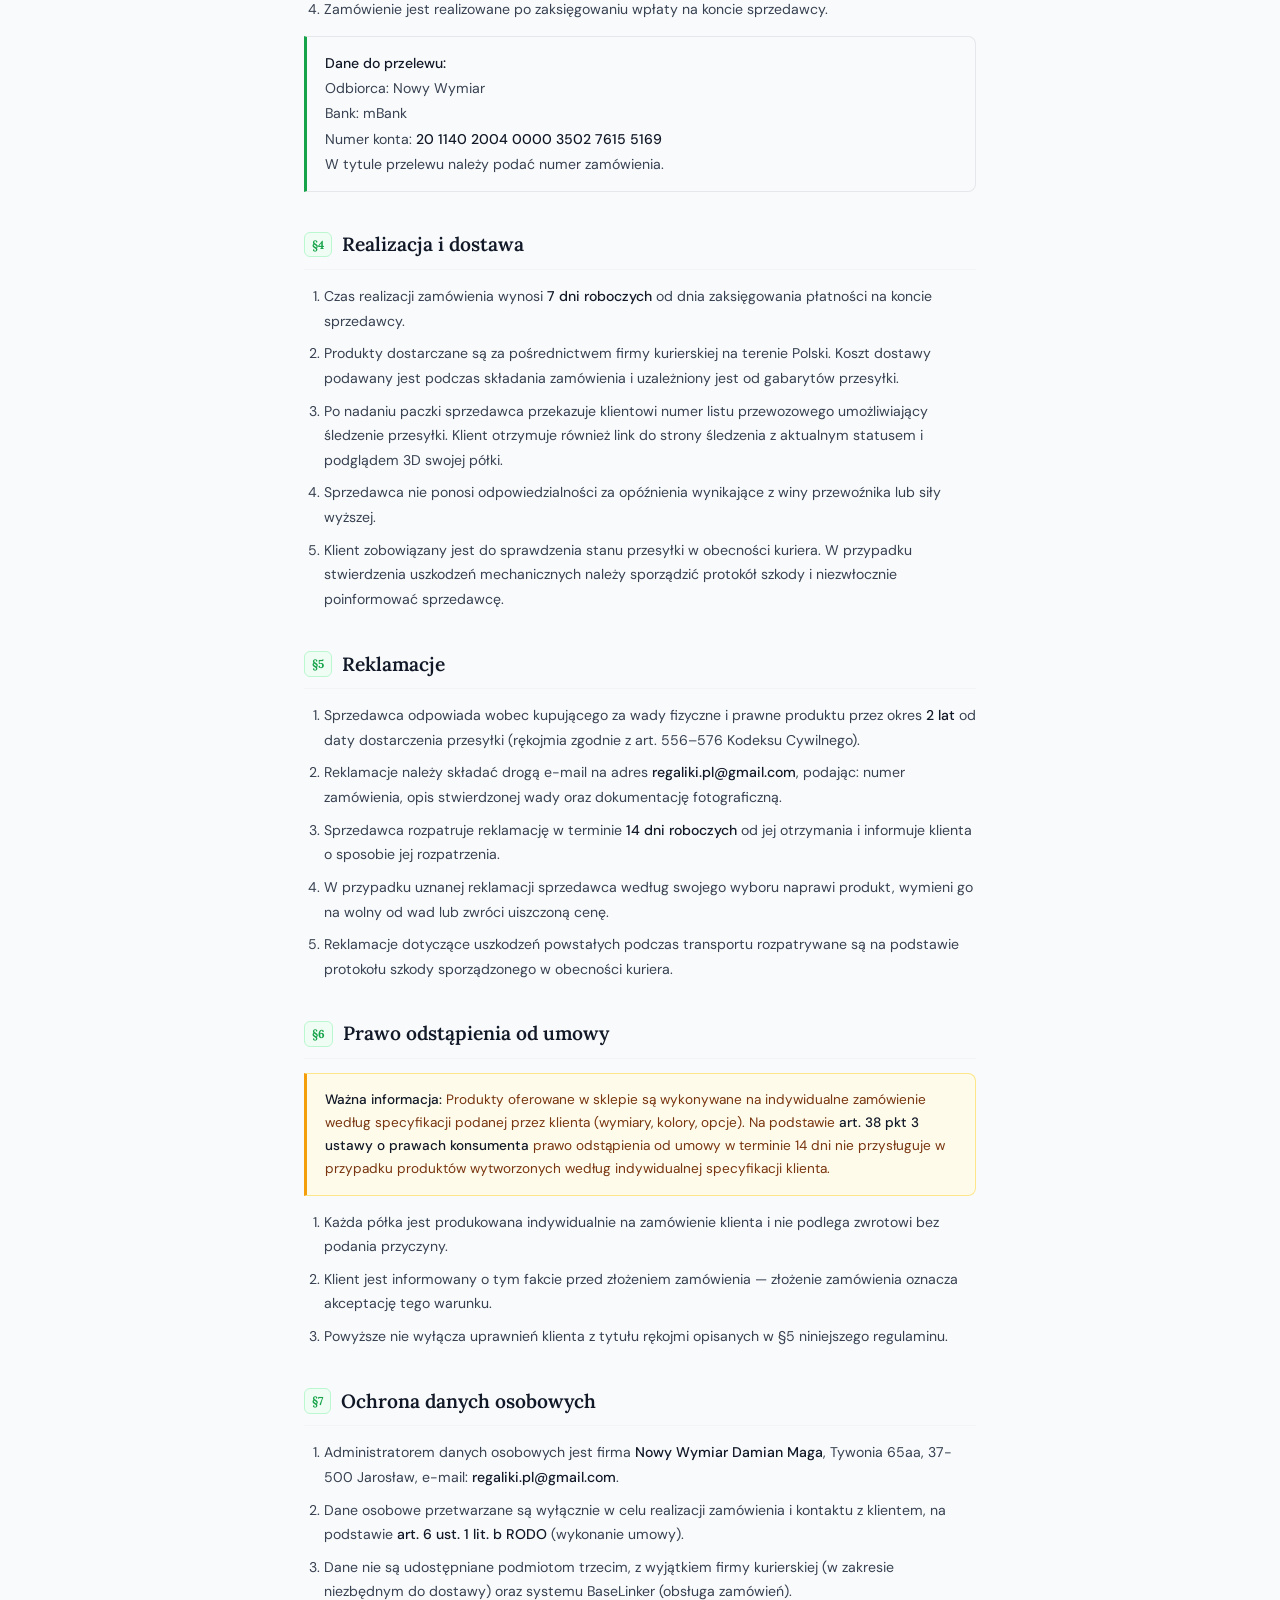
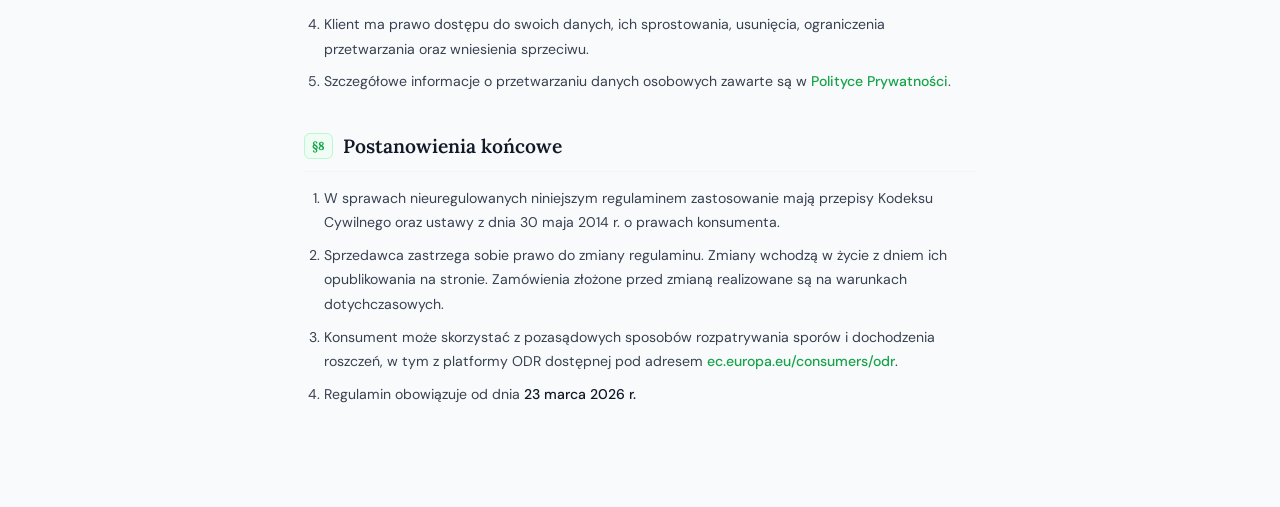
<file: regulamin.html>
<!DOCTYPE html>
<html lang="pl">
<head>
<meta charset="UTF-8">
<meta name="viewport" content="width=device-width, initial-scale=1.0">
<title>Regulamin Sklepu — Regaliki.pl</title>
<link href="https://fonts.googleapis.com/css2?family=Lora:ital,wght@0,400;0,600&family=DM+Sans:wght@300;400;500&display=swap" rel="stylesheet">
<style>
*{margin:0;padding:0;box-sizing:border-box}
body{font-family:'DM Sans',sans-serif;background:#f9fafb;color:#374151;-webkit-font-smoothing:antialiased;line-height:1.7}

.topbar{background:#fff;border-bottom:1px solid #e5e7eb;height:58px;display:flex;align-items:center;justify-content:space-between;padding:0 32px;position:sticky;top:0;z-index:100;box-shadow:0 1px 3px rgba(0,0,0,0.04)}
.logo{display:flex;align-items:center;gap:9px;text-decoration:none}
.logo-mark{width:32px;height:32px;background:#16a34a;border-radius:8px;display:flex;align-items:center;justify-content:center}
.logo-mark svg{width:17px;height:17px;fill:white}
.logo-name{font-size:.9rem;font-weight:600;color:#111827}
.logo-name span{color:#16a34a}
.back-btn{display:inline-flex;align-items:center;gap:6px;font-size:.76rem;font-weight:500;color:#6b7280;text-decoration:none;padding:6px 13px;border:1px solid #e5e7eb;border-radius:7px;background:#fff;transition:all .15s}
.back-btn:hover{color:#16a34a;border-color:#bbf7d0;background:#f0fdf4}
.back-btn svg{width:13px;height:13px;stroke:currentColor;fill:none;stroke-width:2;stroke-linecap:round;stroke-linejoin:round}

.doc-wrap{max-width:720px;margin:0 auto;padding:40px 24px 64px}

.doc-header{margin-bottom:40px;padding-bottom:28px;border-bottom:1px solid #e5e7eb}
.doc-tag{display:inline-block;background:#f0fdf4;border:1px solid #bbf7d0;border-radius:99px;padding:3px 12px;font-size:.68rem;font-weight:600;color:#15803d;letter-spacing:.07em;text-transform:uppercase;margin-bottom:14px}
.doc-header h1{font-family:'Lora',serif;font-size:clamp(1.8rem,4vw,2.5rem);font-weight:600;color:#111827;line-height:1.2;margin-bottom:8px}
.doc-header .subtitle{font-size:.88rem;color:#9ca3af;font-weight:300;margin-bottom:20px}
.doc-meta{display:flex;flex-wrap:wrap;gap:20px}
.doc-meta-item{font-size:.78rem;color:#6b7280}
.doc-meta-item strong{color:#374151;font-weight:500}

.toc{background:#fff;border:1px solid #e5e7eb;border-radius:10px;padding:18px 22px;margin-bottom:36px}
.toc p{font-size:.68rem;font-weight:600;color:#9ca3af;text-transform:uppercase;letter-spacing:.1em;margin-bottom:10px}
.toc ol{padding-left:18px;display:flex;flex-direction:column;gap:4px}
.toc ol li a{font-size:.82rem;color:#6b7280;text-decoration:none;transition:color .15s}
.toc ol li a:hover{color:#16a34a}

.doc-section{margin-bottom:36px}
.doc-section h2{font-family:'Lora',serif;font-size:1.2rem;font-weight:600;color:#111827;margin-bottom:14px;padding-bottom:8px;border-bottom:1px solid #f3f4f6;display:flex;align-items:center;gap:10px;scroll-margin-top:72px}
.sec-num{font-size:.72rem;font-weight:700;color:#16a34a;background:#f0fdf4;border:1px solid #bbf7d0;border-radius:6px;padding:2px 7px;flex-shrink:0}
.doc-section p{font-size:.88rem;color:#374151;line-height:1.75;margin-bottom:10px}
.doc-section p:last-child{margin-bottom:0}
.doc-section ol.content{padding-left:20px;margin-bottom:10px;}
.doc-section ol.content li{font-size:.88rem;color:#374151;line-height:1.75;margin-bottom:8px;}
.doc-section ol.content li:last-child{margin-bottom:0}
.doc-section ul{padding-left:20px;margin:8px 0;}
.doc-section ul li{font-size:.88rem;color:#374151;line-height:1.75;margin-bottom:6px;}
.doc-section ul li::marker{color:#16a34a}

.bank-block{background:#f9fafb;border:1px solid #e5e7eb;border-left:3px solid #16a34a;border-radius:0 8px 8px 0;padding:14px 18px;margin:14px 0;font-size:.88rem;color:#374151;line-height:1.8}
.bank-block strong{color:#111827;font-weight:500}

.notice{background:#fffbeb;border:1px solid #fde68a;border-left:3px solid #f59e0b;border-radius:0 8px 8px 0;padding:14px 18px;margin:14px 0;font-size:.85rem;color:#78350f;line-height:1.7}
.notice strong{font-weight:500}

strong{color:#111827;font-weight:500}
a.ext{color:#16a34a;text-decoration:none;font-weight:500}
a.ext:hover{text-decoration:underline}

.page-footer{background:#fff;border-top:1px solid #e5e7eb;padding:14px 32px}
.page-footer-in{max-width:720px;margin:0 auto;display:flex;flex-wrap:wrap;align-items:center;justify-content:space-between;gap:10px}
.page-footer p{font-size:.7rem;color:#9ca3af}
.page-footer a{font-size:.73rem;color:#6b7280;text-decoration:none;font-weight:500}
.page-footer a:hover{color:#16a34a}

@media(max-width:600px){
  .topbar{padding:0 14px}
  .doc-wrap{padding:24px 14px 48px}
}
</style>
</head>
<body>

<header class="topbar">
  <a href="index.html" class="logo">
    <div class="logo-mark"><svg viewBox="0 0 24 24"><rect x="2" y="5" width="20" height="2.5" rx="1.2"/><rect x="2" y="11" width="20" height="2.5" rx="1.2"/><rect x="2" y="17" width="20" height="2.5" rx="1.2"/><rect x="3.5" y="3" width="2" height="18" rx="1"/><rect x="18.5" y="3" width="2" height="18" rx="1"/></svg></div>
    <span class="logo-name">Nowy<span>Wymiar</span></span>
  </a>
  <a href="index.html" class="back-btn">
    <svg viewBox="0 0 24 24"><polyline points="15 18 9 12 15 6"/></svg>
    Wróć do sklepu
  </a>
</header>

<div class="doc-wrap">

  <div class="doc-header">
    <div class="doc-tag">📄 Dokument prawny</div>
    <h1>Regulamin Sklepu Internetowego</h1>
    <p class="subtitle">Prosimy o zapoznanie się z warunkami zakupu przed złożeniem zamówienia.</p>
    <div class="doc-meta">
      <div class="doc-meta-item">Obowiązuje od: <strong>23 marca 2026</strong></div>
      <div class="doc-meta-item">Sprzedawca: <strong>Nowy Wymiar Damian Maga</strong></div>
      <div class="doc-meta-item">NIP: <strong>7922074097</strong></div>
      <div class="doc-meta-item">REGON: <strong>364201363</strong></div>
      <div class="doc-meta-item">Siedziba: <strong>Tywonia 65aa, 37-500 Jarosław</strong></div>
      <div class="doc-meta-item">E-mail: <strong>regaliki.pl@gmail.com</strong></div>
    </div>
  </div>

  <div class="toc">
    <p>Spis treści</p>
    <ol>
      <li><a href="#s1">§1 Postanowienia ogólne</a></li>
      <li><a href="#s2">§2 Składanie zamówień</a></li>
      <li><a href="#s3">§3 Ceny i płatności</a></li>
      <li><a href="#s4">§4 Realizacja i dostawa</a></li>
      <li><a href="#s5">§5 Reklamacje</a></li>
      <li><a href="#s6">§6 Prawo odstąpienia od umowy</a></li>
      <li><a href="#s7">§7 Ochrona danych osobowych</a></li>
      <li><a href="#s8">§8 Postanowienia końcowe</a></li>
    </ol>
  </div>

  <div class="doc-section" id="s1">
    <h2><span class="sec-num">§1</span> Postanowienia ogólne</h2>
    <ol class="content">
      <li>Sklep internetowy działający pod adresem <strong>regaliki.pl</strong> prowadzony jest przez firmę <strong>Nowy Wymiar Damian Maga</strong>, z siedzibą: <strong>Tywonia 65aa, 37-500 Jarosław</strong>, NIP: <strong>7922074097</strong>, REGON: <strong>364201363</strong>.</li>
      <li>Niniejszy regulamin określa zasady korzystania ze sklepu, składania zamówień, warunki płatności, realizacji oraz tryb postępowania reklamacyjnego.</li>
      <li>Kupujący przed złożeniem zamówienia zobowiązany jest zapoznać się z niniejszym regulaminem. Złożenie zamówienia jest równoznaczne z akceptacją jego postanowień.</li>
      <li>Dane kontaktowe sprzedawcy: e-mail: <strong>regaliki.pl@gmail.com</strong>. Sprzedawca odpowiada na wiadomości e-mail w terminie do 3 dni roboczych.</li>
    </ol>
  </div>

  <div class="doc-section" id="s2">
    <h2><span class="sec-num">§2</span> Składanie zamówień</h2>
    <ol class="content">
      <li>Zamówienia składane są poprzez konfigurator dostępny na stronie — klient samodzielnie wybiera wymiary, kolory i opcje półki, a następnie wypełnia formularz z danymi do wysyłki.</li>
      <li>Złożenie zamówienia przez formularz stanowi ofertę zakupu skierowaną do sprzedawcy. Umowa sprzedaży zostaje zawarta z chwilą potwierdzenia przyjęcia zamówienia przez sprzedawcę drogą e-mail.</li>
      <li>Po złożeniu zamówienia klient otrzymuje potwierdzenie na podany adres e-mail zawierające numer zamówienia, specyfikację produktu oraz dane do płatności.</li>
      <li>Sprzedawca zastrzega sobie prawo odmowy realizacji zamówienia w przypadku podania błędnych danych lub niemożności nawiązania kontaktu z klientem. Ewentualna wpłata zostaje wówczas zwrócona w całości.</li>
    </ol>
  </div>

  <div class="doc-section" id="s3">
    <h2><span class="sec-num">§3</span> Ceny i płatności</h2>
    <ol class="content">
      <li>Wszystkie ceny podane na stronie są cenami brutto w złotych polskich (PLN) i zawierają podatek VAT.</li>
      <li>Cena widoczna w momencie finalizacji zamówienia jest ceną wiążącą i nie może ulec zmianie po potwierdzeniu zamówienia.</li>
      <li>Dostępna forma płatności: <strong>przelew bankowy</strong> na rachunek sprzedawcy.</li>
      <li>Zamówienie jest realizowane po zaksięgowaniu wpłaty na koncie sprzedawcy.</li>
    </ol>
    <div class="bank-block">
      <strong>Dane do przelewu:</strong><br>
      Odbiorca: Nowy Wymiar<br>
      Bank: mBank<br>
      Numer konta: <strong>20 1140 2004 0000 3502 7615 5169</strong><br>
      W tytule przelewu należy podać numer zamówienia.
    </div>
  </div>

  <div class="doc-section" id="s4">
    <h2><span class="sec-num">§4</span> Realizacja i dostawa</h2>
    <ol class="content">
      <li>Czas realizacji zamówienia wynosi <strong>7 dni roboczych</strong> od dnia zaksięgowania płatności na koncie sprzedawcy.</li>
      <li>Produkty dostarczane są za pośrednictwem firmy kurierskiej na terenie Polski. Koszt dostawy podawany jest podczas składania zamówienia i uzależniony jest od gabarytów przesyłki.</li>
      <li>Po nadaniu paczki sprzedawca przekazuje klientowi numer listu przewozowego umożliwiający śledzenie przesyłki. Klient otrzymuje również link do strony śledzenia z aktualnym statusem i podglądem 3D swojej półki.</li>
      <li>Sprzedawca nie ponosi odpowiedzialności za opóźnienia wynikające z winy przewoźnika lub siły wyższej.</li>
      <li>Klient zobowiązany jest do sprawdzenia stanu przesyłki w obecności kuriera. W przypadku stwierdzenia uszkodzeń mechanicznych należy sporządzić protokół szkody i niezwłocznie poinformować sprzedawcę.</li>
    </ol>
  </div>

  <div class="doc-section" id="s5">
    <h2><span class="sec-num">§5</span> Reklamacje</h2>
    <ol class="content">
      <li>Sprzedawca odpowiada wobec kupującego za wady fizyczne i prawne produktu przez okres <strong>2 lat</strong> od daty dostarczenia przesyłki (rękojmia zgodnie z art. 556–576 Kodeksu Cywilnego).</li>
      <li>Reklamacje należy składać drogą e-mail na adres <strong>regaliki.pl@gmail.com</strong>, podając: numer zamówienia, opis stwierdzonej wady oraz dokumentację fotograficzną.</li>
      <li>Sprzedawca rozpatruje reklamację w terminie <strong>14 dni roboczych</strong> od jej otrzymania i informuje klienta o sposobie jej rozpatrzenia.</li>
      <li>W przypadku uznanej reklamacji sprzedawca według swojego wyboru naprawi produkt, wymieni go na wolny od wad lub zwróci uiszczoną cenę.</li>
      <li>Reklamacje dotyczące uszkodzeń powstałych podczas transportu rozpatrywane są na podstawie protokołu szkody sporządzonego w obecności kuriera.</li>
    </ol>
  </div>

  <div class="doc-section" id="s6">
    <h2><span class="sec-num">§6</span> Prawo odstąpienia od umowy</h2>
    <div class="notice">
      <strong>Ważna informacja:</strong> Produkty oferowane w sklepie są wykonywane na indywidualne zamówienie według specyfikacji podanej przez klienta (wymiary, kolory, opcje). Na podstawie <strong>art. 38 pkt 3 ustawy o prawach konsumenta</strong> prawo odstąpienia od umowy w terminie 14 dni nie przysługuje w przypadku produktów wytworzonych według indywidualnej specyfikacji klienta.
    </div>
    <ol class="content">
      <li>Każda półka jest produkowana indywidualnie na zamówienie klienta i nie podlega zwrotowi bez podania przyczyny.</li>
      <li>Klient jest informowany o tym fakcie przed złożeniem zamówienia — złożenie zamówienia oznacza akceptację tego warunku.</li>
      <li>Powyższe nie wyłącza uprawnień klienta z tytułu rękojmi opisanych w §5 niniejszego regulaminu.</li>
    </ol>
  </div>

  <div class="doc-section" id="s7">
    <h2><span class="sec-num">§7</span> Ochrona danych osobowych</h2>
    <ol class="content">
      <li>Administratorem danych osobowych jest firma <strong>Nowy Wymiar Damian Maga</strong>, Tywonia 65aa, 37-500 Jarosław, e-mail: <strong>regaliki.pl@gmail.com</strong>.</li>
      <li>Dane osobowe przetwarzane są wyłącznie w celu realizacji zamówienia i kontaktu z klientem, na podstawie <strong>art. 6 ust. 1 lit. b RODO</strong> (wykonanie umowy).</li>
      <li>Dane nie są udostępniane podmiotom trzecim, z wyjątkiem firmy kurierskiej (w zakresie niezbędnym do dostawy) oraz systemu BaseLinker (obsługa zamówień).</li>
      <li>Klient ma prawo dostępu do swoich danych, ich sprostowania, usunięcia, ograniczenia przetwarzania oraz wniesienia sprzeciwu.</li>
      <li>Szczegółowe informacje o przetwarzaniu danych osobowych zawarte są w <a href="polityka.html" class="ext">Polityce Prywatności</a>.</li>
    </ol>
  </div>

  <div class="doc-section" id="s8">
    <h2><span class="sec-num">§8</span> Postanowienia końcowe</h2>
    <ol class="content">
      <li>W sprawach nieuregulowanych niniejszym regulaminem zastosowanie mają przepisy Kodeksu Cywilnego oraz ustawy z dnia 30 maja 2014 r. o prawach konsumenta.</li>
      <li>Sprzedawca zastrzega sobie prawo do zmiany regulaminu. Zmiany wchodzą w życie z dniem ich opublikowania na stronie. Zamówienia złożone przed zmianą realizowane są na warunkach dotychczasowych.</li>
      <li>Konsument może skorzystać z pozasądowych sposobów rozpatrywania sporów i dochodzenia roszczeń, w tym z platformy ODR dostępnej pod adresem <a href="https://ec.europa.eu/consumers/odr" target="_blank" class="ext">ec.europa.eu/consumers/odr</a>.</li>
      <li>Regulamin obowiązuje od dnia <strong>23 marca 2026 r.</strong></li>
    </ol>
  </div>

</div>
</file>
